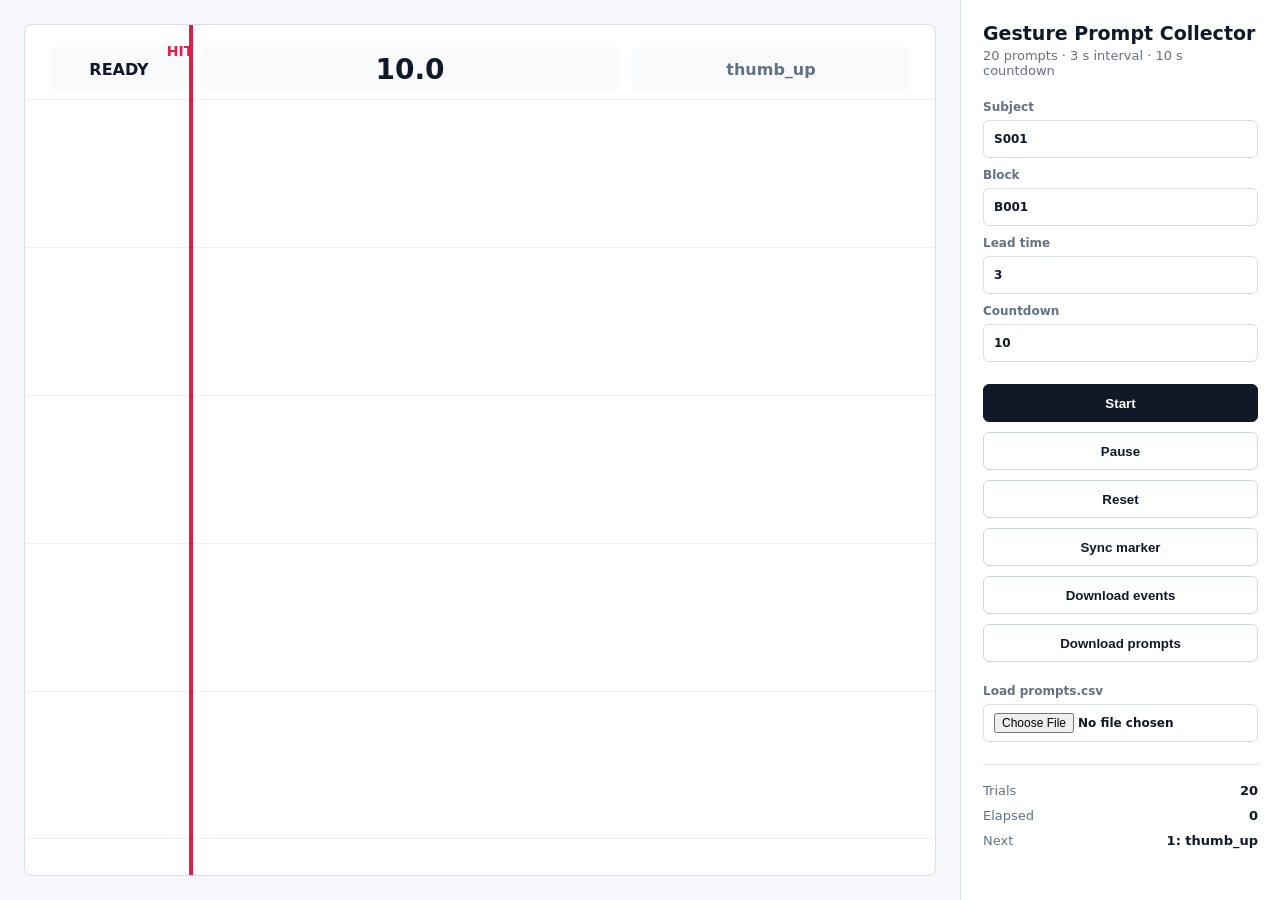
<file: gesture_prompt_app/index.html>
<!doctype html>
<html lang="en">
  <head>
    <meta charset="utf-8">
    <meta name="viewport" content="width=device-width, initial-scale=1">
    <title>Gesture Prompt Collector</title>
    <link rel="stylesheet" href="./styles.css">
  </head>
  <body>
    <main class="app">
      <section class="stage" aria-label="Gesture prompt timeline">
        <div class="hit-line" aria-hidden="true">
          <span>HIT</span>
        </div>
        <div class="lanes" id="lanes"></div>
        <div class="status-panel">
          <div class="phase" id="phaseLabel">READY</div>
          <div class="timer" id="timerLabel">10.0</div>
          <div class="current" id="currentGesture">Load prompts</div>
        </div>
      </section>

      <aside class="side">
        <div class="brand">
          <div class="title">Gesture Prompt Collector</div>
          <div class="subtitle">20 prompts · 3 s interval · 10 s countdown</div>
        </div>

        <div class="meta">
          <label>
            Subject
            <input id="subjectInput" value="S001" autocomplete="off">
          </label>
          <label>
            Block
            <input id="blockInput" value="B001" autocomplete="off">
          </label>
          <label>
            Lead time
            <input id="leadInput" type="number" min="1" step="0.5" value="3">
          </label>
          <label>
            Countdown
            <input id="countdownInput" type="number" min="0" step="1" value="10">
          </label>
        </div>

        <div class="controls">
          <button id="startButton" type="button">Start</button>
          <button id="pauseButton" type="button">Pause</button>
          <button id="resetButton" type="button">Reset</button>
          <button id="syncButton" type="button">Sync marker</button>
          <button id="downloadEventsButton" type="button">Download events</button>
          <button id="downloadPromptsButton" type="button">Download prompts</button>
        </div>

        <label class="file-picker">
          Load prompts.csv
          <input id="promptFile" type="file" accept=".csv,text/csv">
        </label>

        <div class="readout">
          <div><span>Trials</span><strong id="trialCount">0</strong></div>
          <div><span>Elapsed</span><strong id="elapsedReadout">0.000</strong></div>
          <div><span>Next</span><strong id="nextReadout">-</strong></div>
        </div>
      </aside>
    </main>

    <script type="module" src="./app.mjs"></script>
  </body>
</html>
</file>
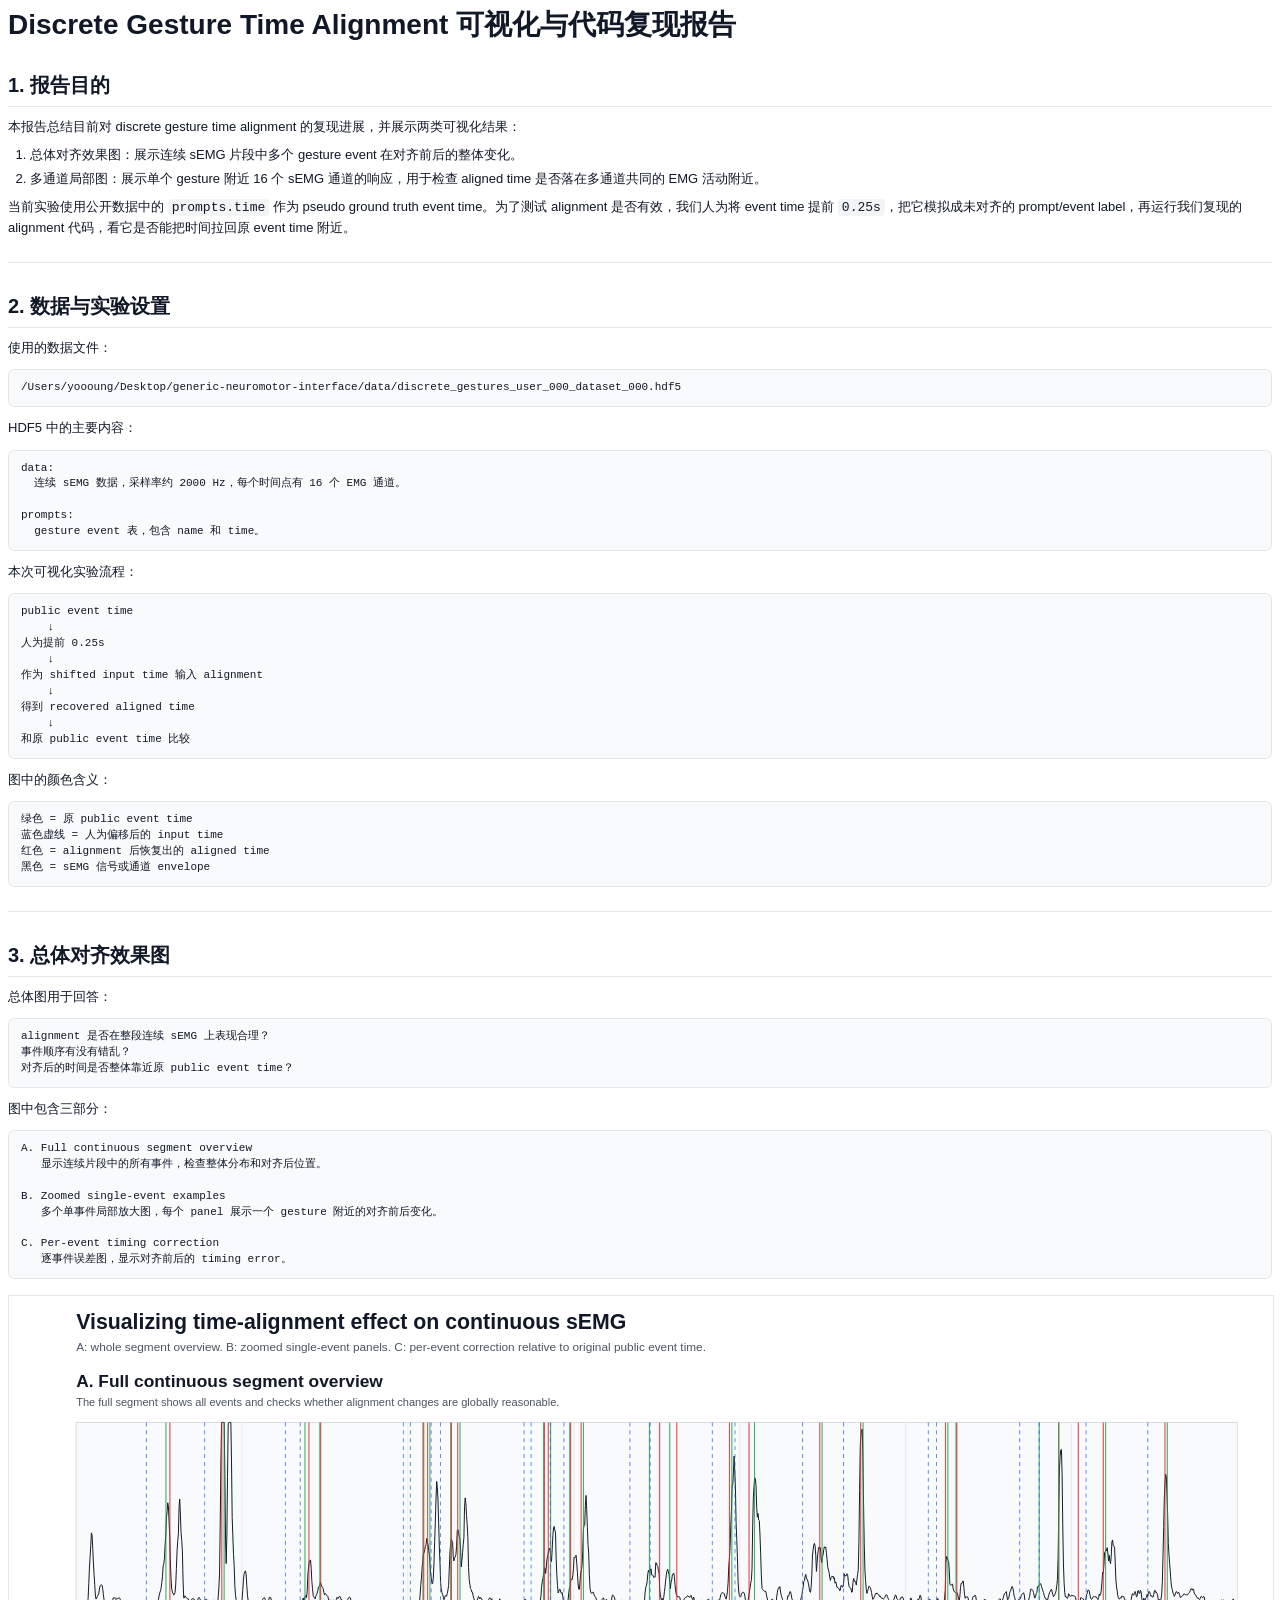
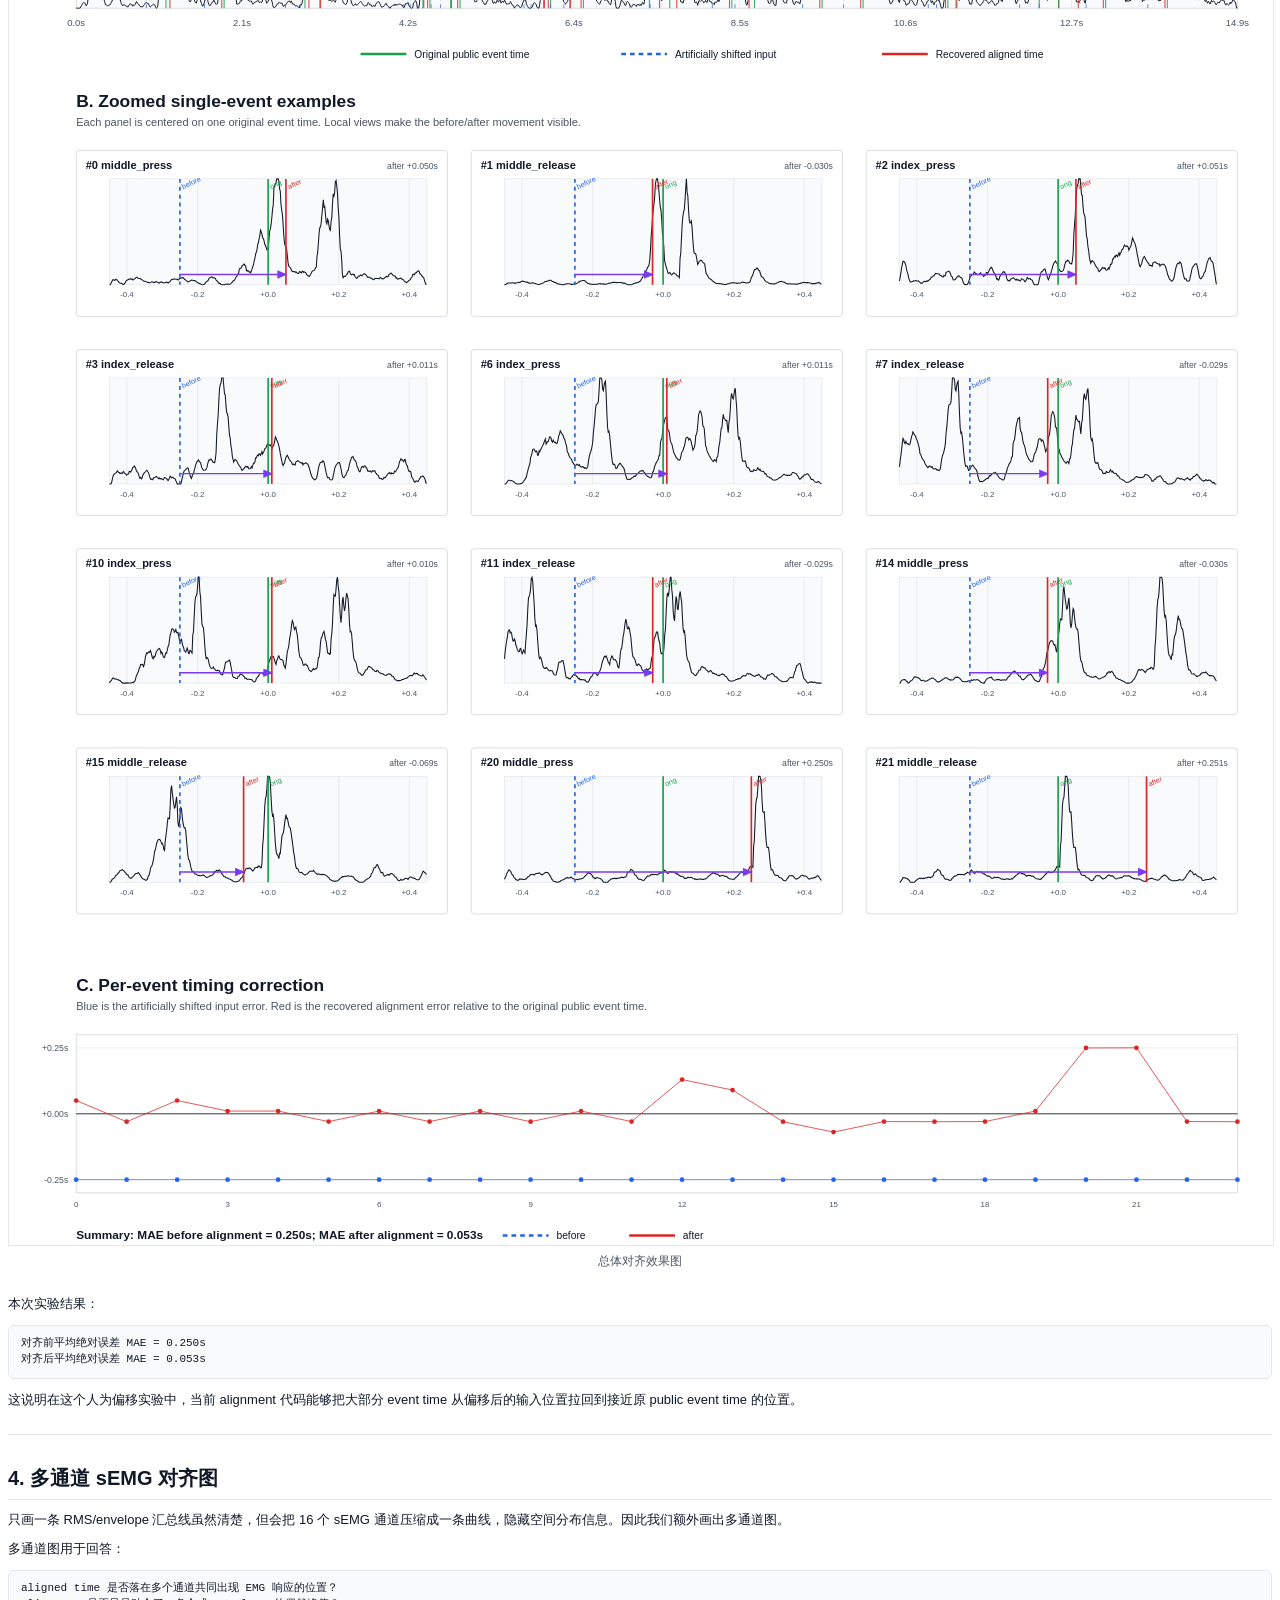
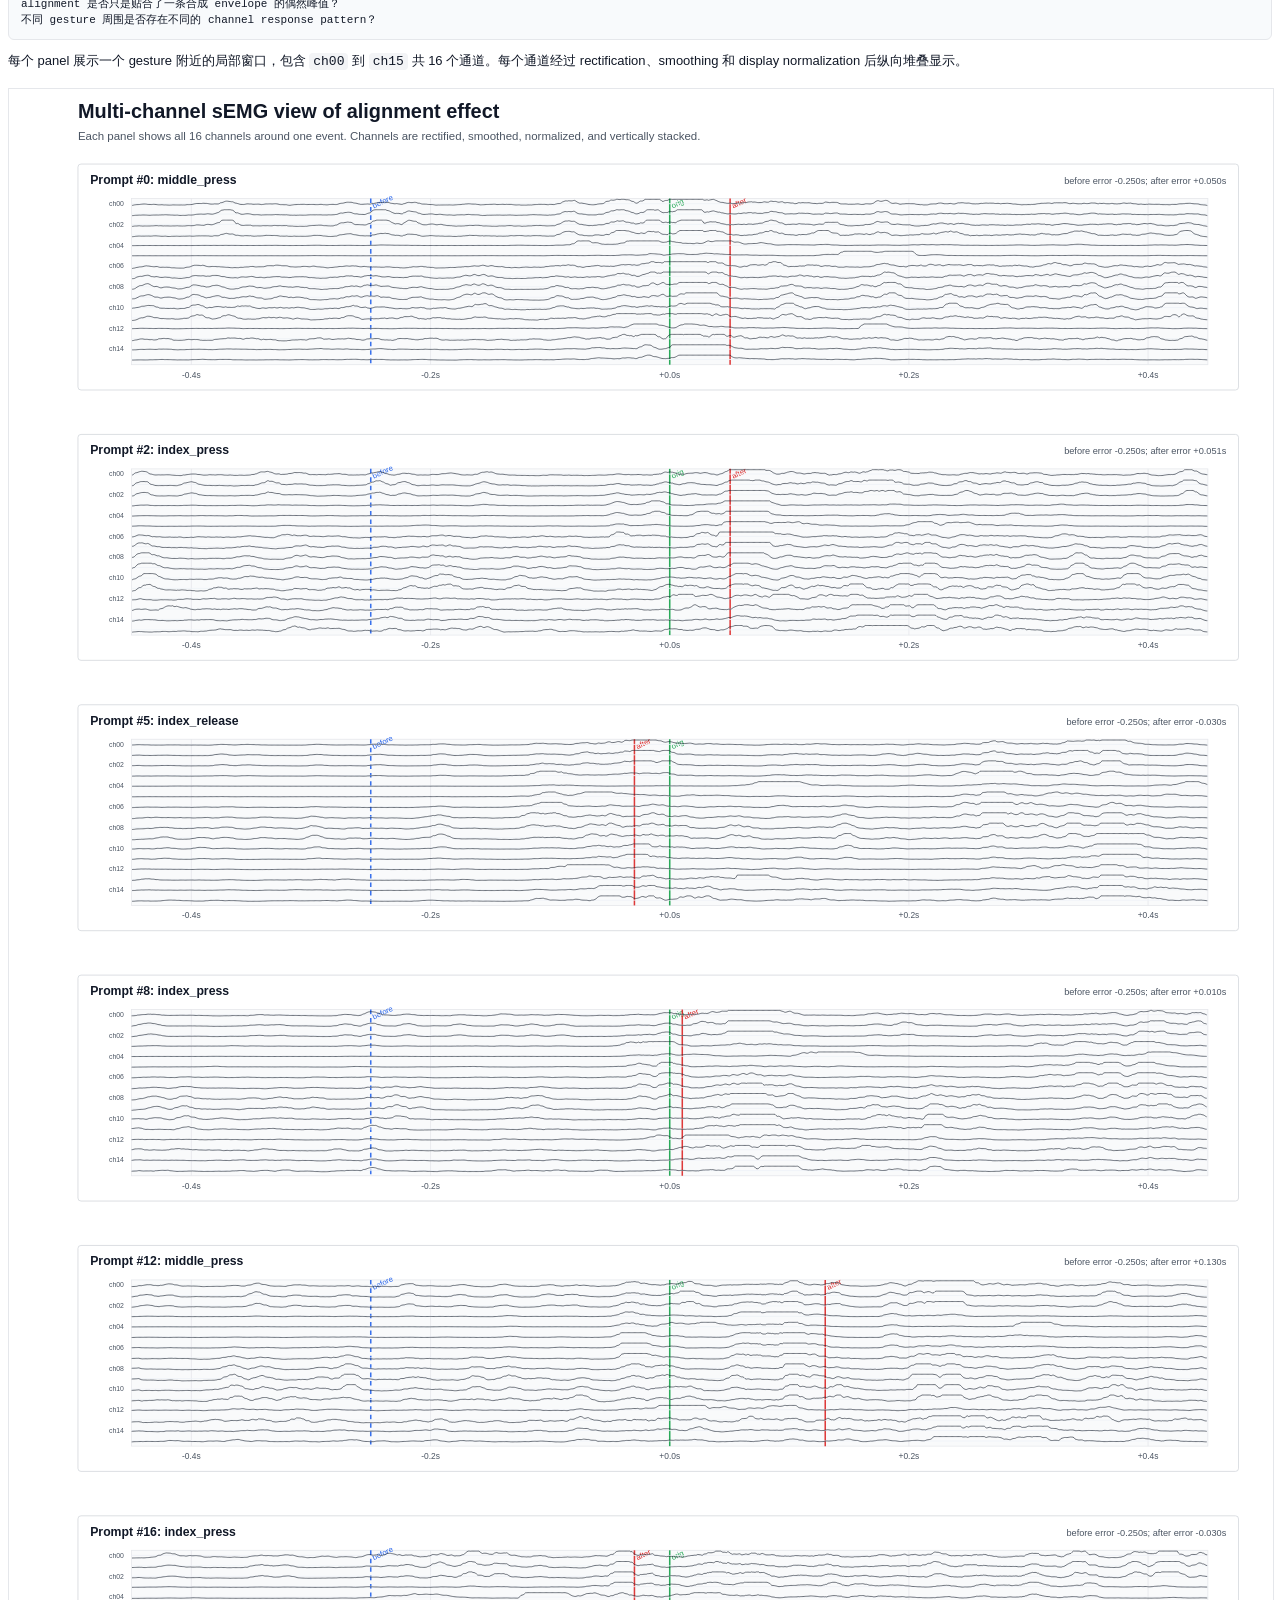
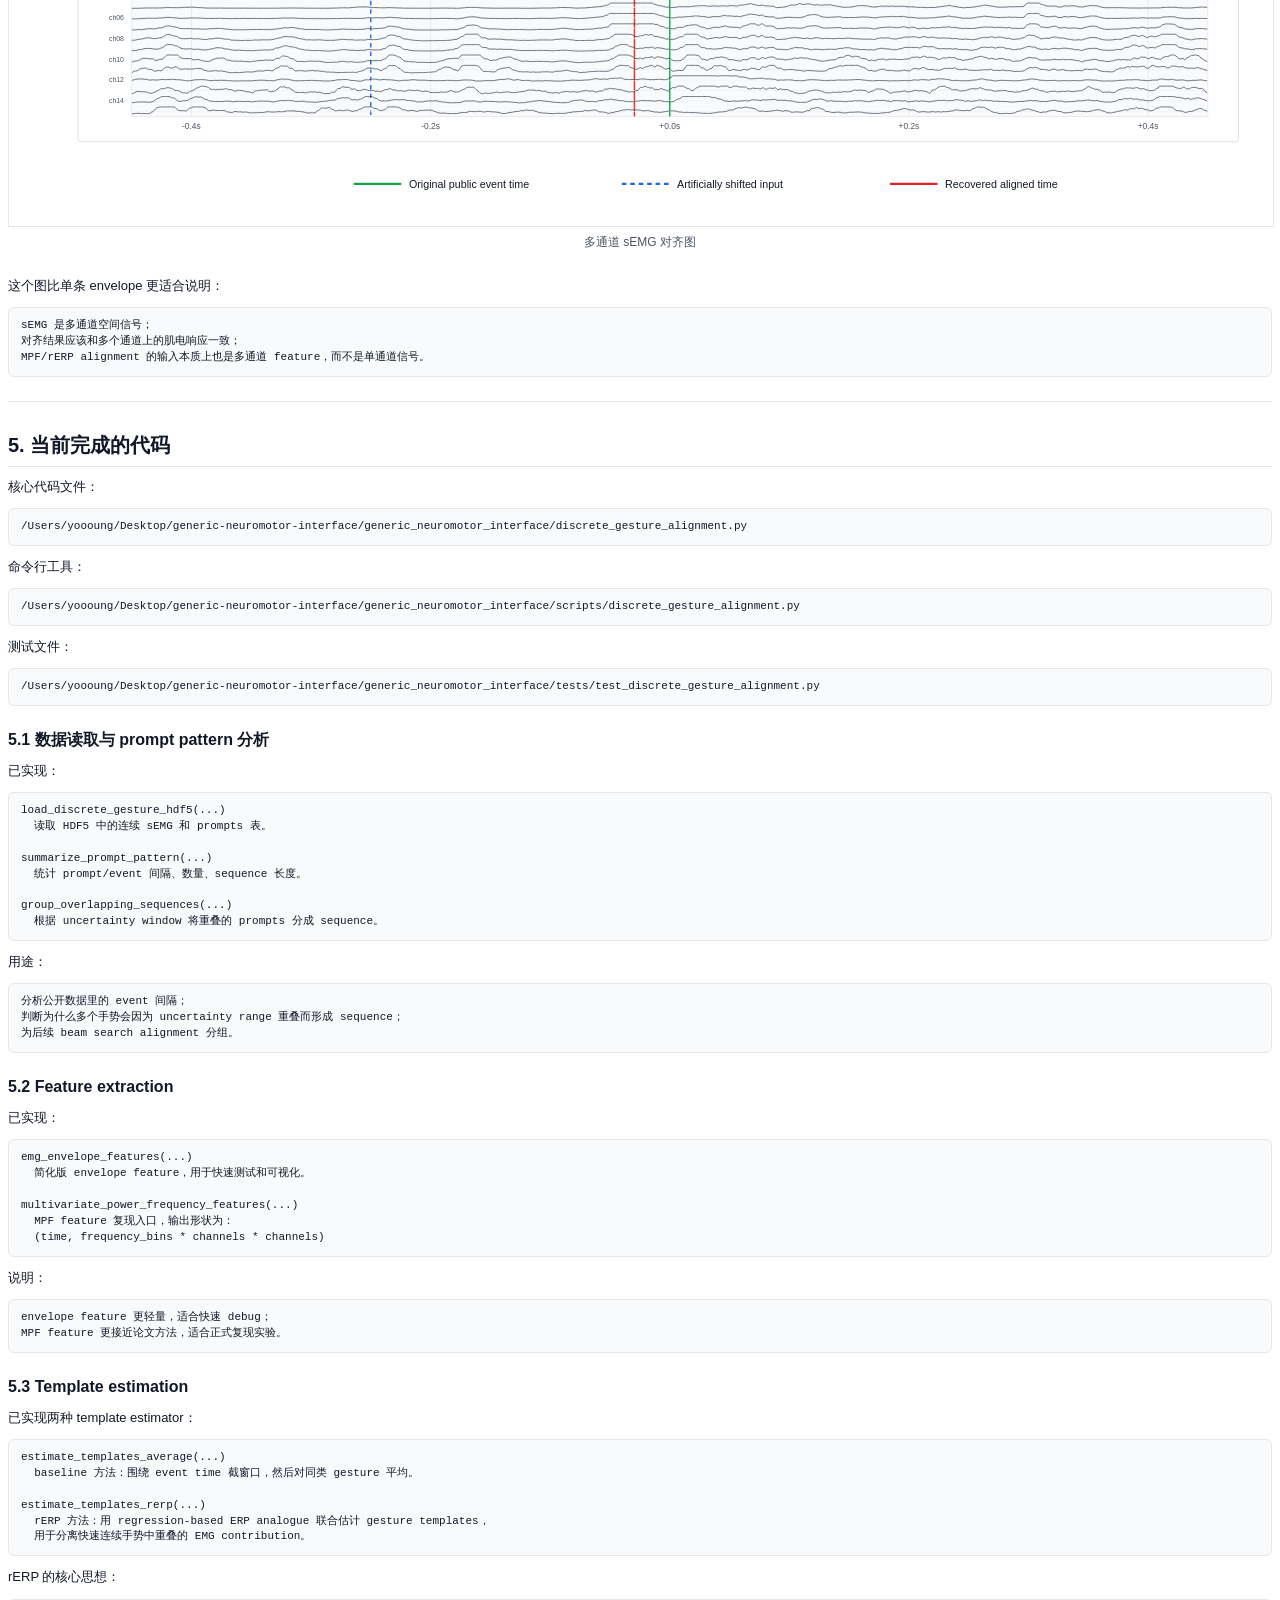
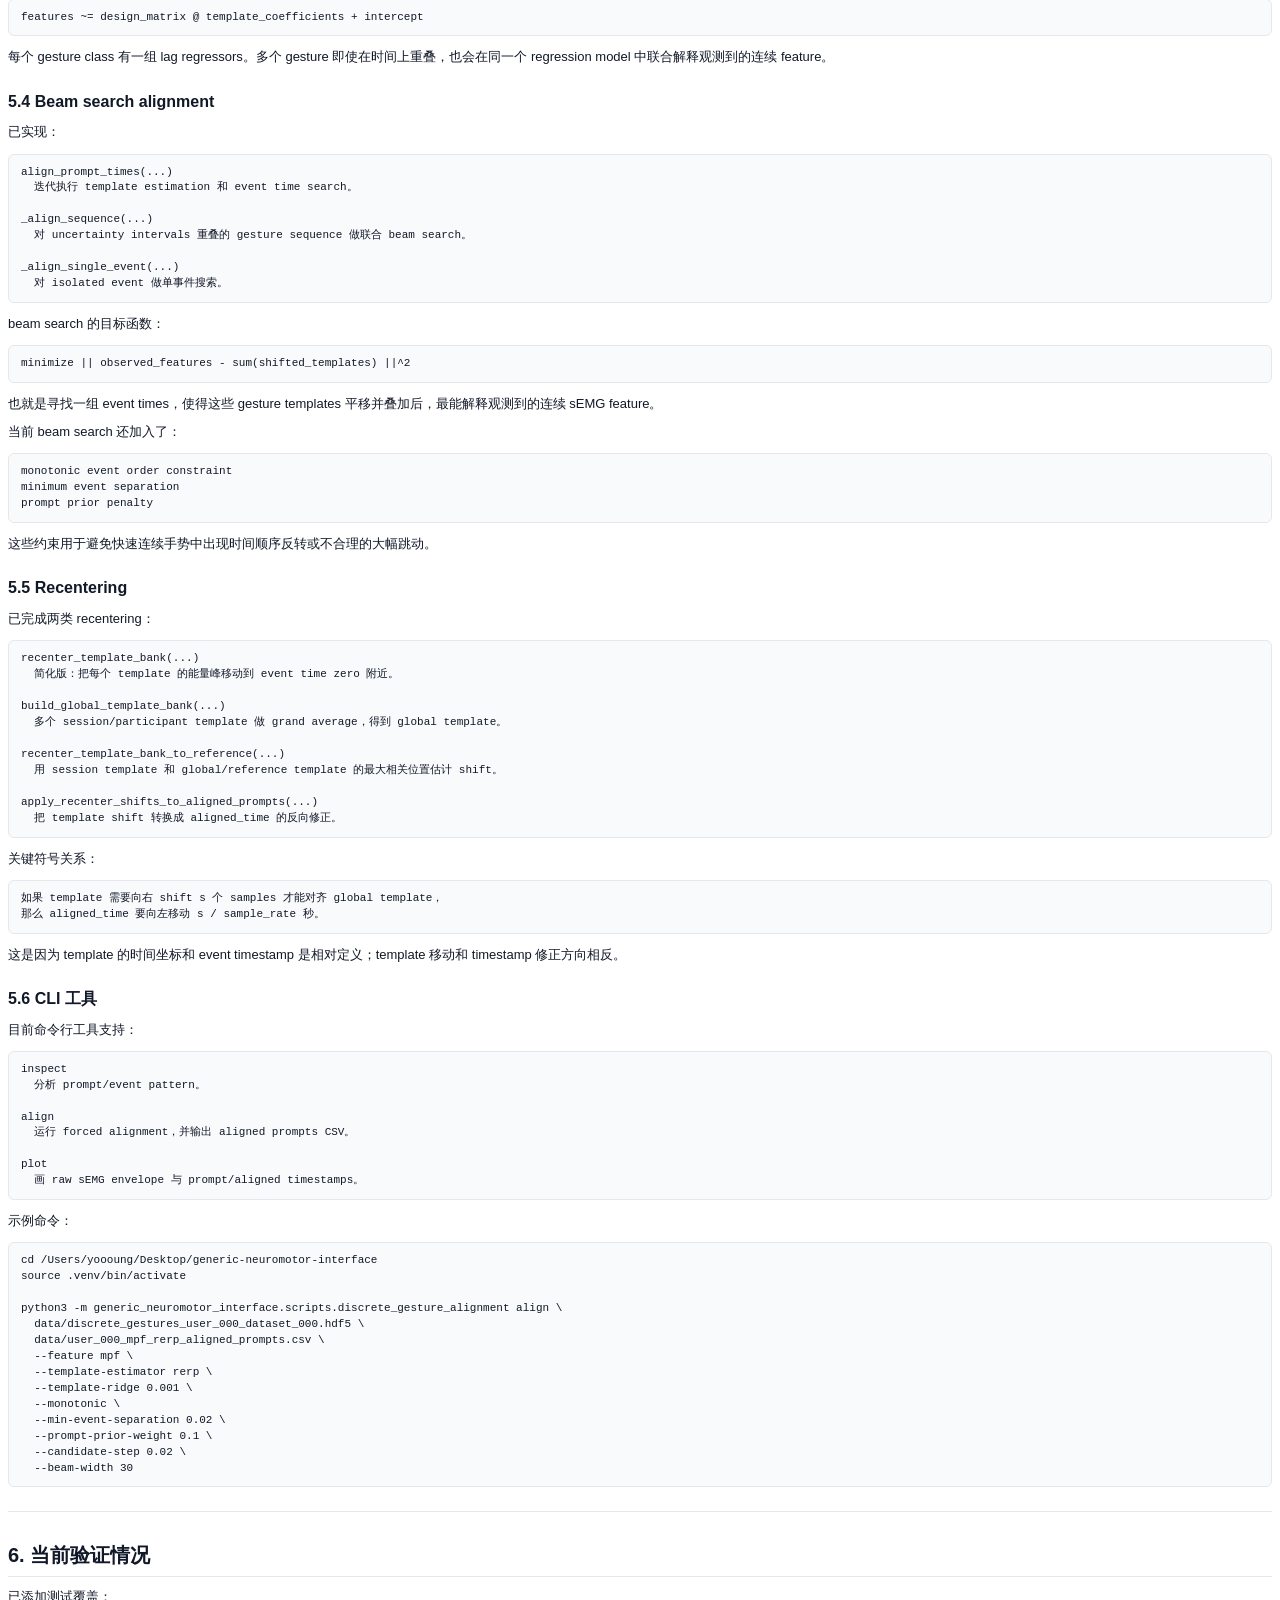
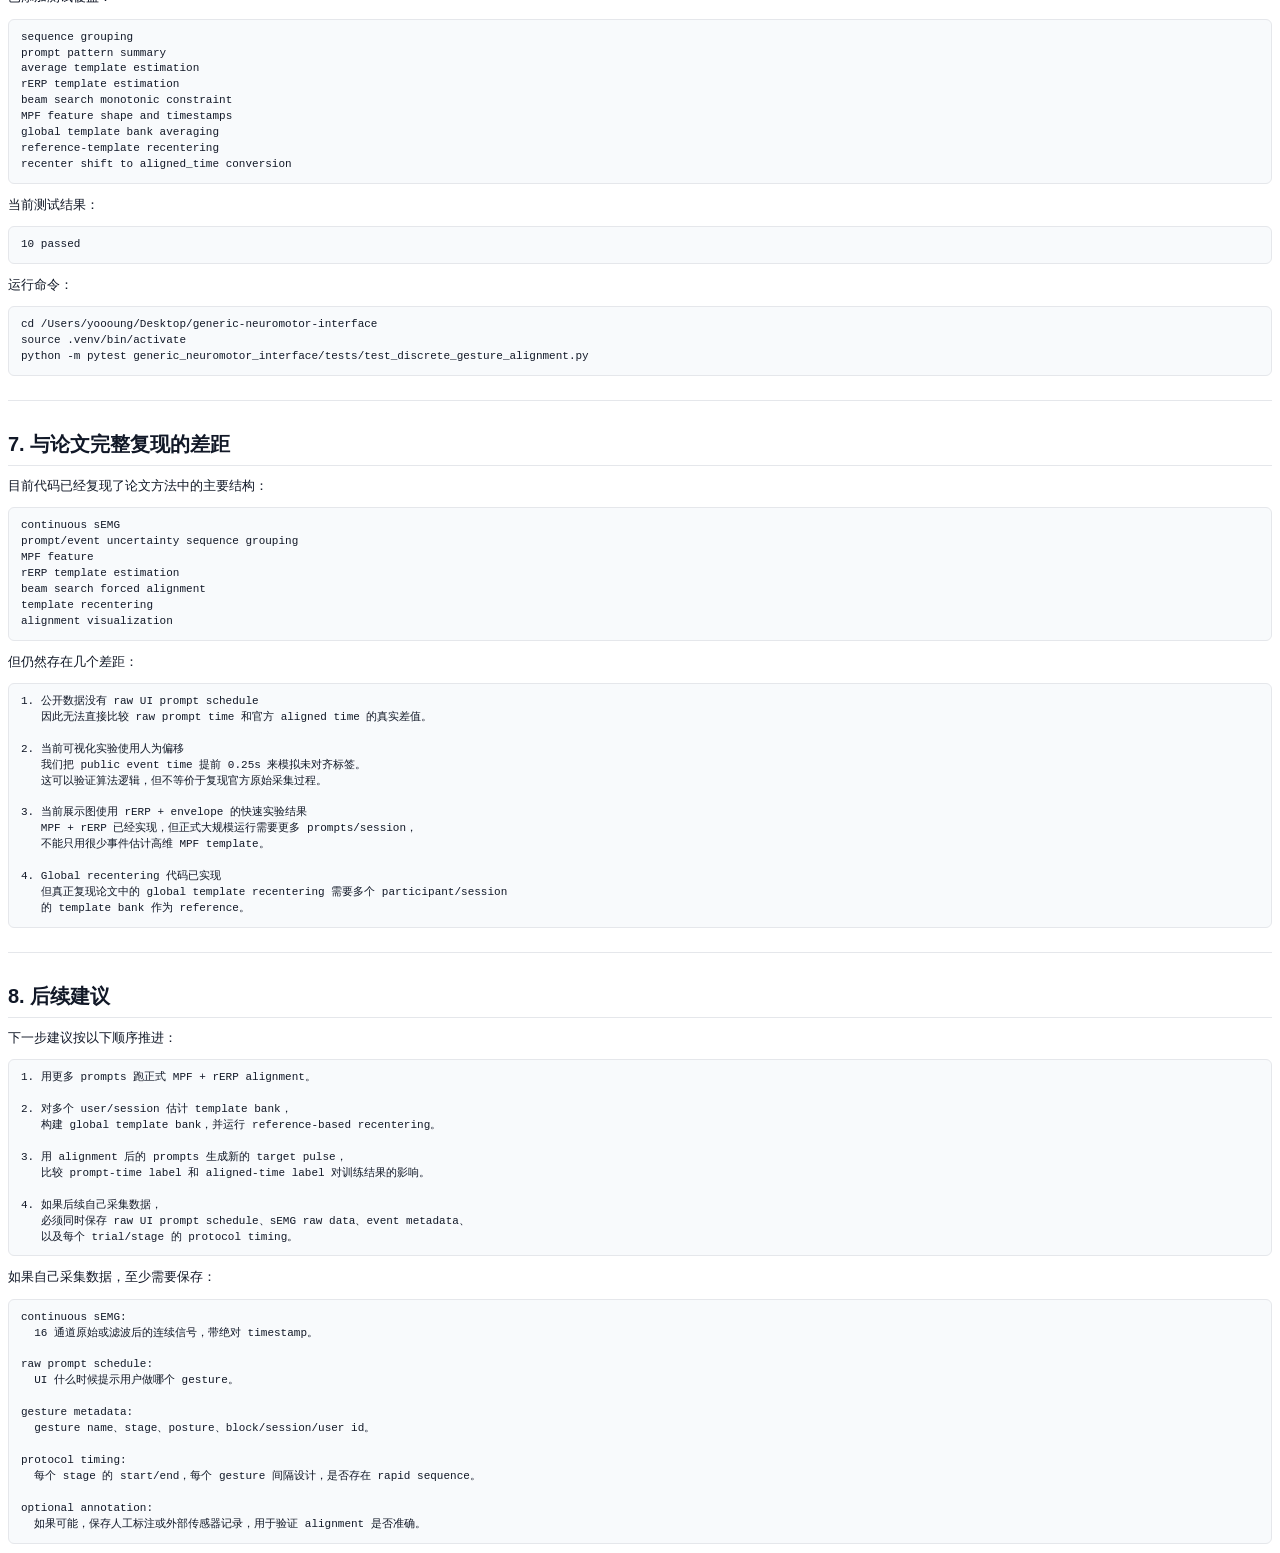
<file: generic_neuromotor_interface/reports/time_alignment_reproduction/alignment_visualization_report.html>
<!doctype html>
<html lang="zh-CN">
<head>
<meta charset="utf-8">
<title>Discrete Gesture Time Alignment 可视化与代码复现报告</title>
<style>
@page { size: A4; margin: 16mm 14mm; }
body {
  font-family: -apple-system, BlinkMacSystemFont, "PingFang SC", "Hiragino Sans GB", "Microsoft YaHei", Arial, sans-serif;
  color: #111827;
  line-height: 1.55;
  font-size: 13px;
}
h1 { font-size: 28px; margin: 0 0 20px; line-height: 1.2; }
h2 { font-size: 20px; margin: 28px 0 10px; border-bottom: 1px solid #e5e7eb; padding-bottom: 5px; }
h3 { font-size: 16px; margin: 22px 0 8px; }
p { margin: 8px 0; }
code { font-family: ui-monospace, SFMono-Regular, Menlo, Monaco, Consolas, monospace; background: #f3f4f6; padding: 1px 4px; border-radius: 4px; }
pre { background: #f8fafc; border: 1px solid #e5e7eb; padding: 10px 12px; border-radius: 6px; overflow-wrap: anywhere; white-space: pre-wrap; font-size: 11px; line-height: 1.45; }
pre code { background: transparent; padding: 0; }
ul, ol { margin: 8px 0 8px 22px; padding: 0; }
li { margin: 4px 0; }
hr { border: 0; border-top: 1px solid #e5e7eb; margin: 24px 0; }
figure { margin: 16px 0 24px; break-inside: avoid; page-break-inside: avoid; }
figcaption { color: #4b5563; font-size: 12px; text-align: center; margin-top: 6px; }
img { display: block; width: 100%; max-width: 100%; height: auto; border: 1px solid #e5e7eb; }
h2, h3 { break-after: avoid; }
</style>
</head>
<body>
<h1>Discrete Gesture Time Alignment 可视化与代码复现报告</h1>
<h2>1. 报告目的</h2>
<p>本报告总结目前对 discrete gesture time alignment 的复现进展，并展示两类可视化结果：</p>
<ol>
<li>总体对齐效果图：展示连续 sEMG 片段中多个 gesture event 在对齐前后的整体变化。</li>
<li>多通道局部图：展示单个 gesture 附近 16 个 sEMG 通道的响应，用于检查 aligned time 是否落在多通道共同的 EMG 活动附近。</li>
</ol>
<p>当前实验使用公开数据中的 <code>prompts.time</code> 作为 pseudo ground truth event time。为了测试 alignment 是否有效，我们人为将 event time 提前 <code>0.25s</code>，把它模拟成未对齐的 prompt/event label，再运行我们复现的 alignment 代码，看它是否能把时间拉回原 event time 附近。</p>
<hr>
<h2>2. 数据与实验设置</h2>
<p>使用的数据文件：</p>
<pre><code>/Users/yoooung/Desktop/generic-neuromotor-interface/data/discrete_gestures_user_000_dataset_000.hdf5</code></pre>
<p>HDF5 中的主要内容：</p>
<pre><code>data:
  连续 sEMG 数据，采样率约 2000 Hz，每个时间点有 16 个 EMG 通道。

prompts:
  gesture event 表，包含 name 和 time。</code></pre>
<p>本次可视化实验流程：</p>
<pre><code>public event time
    ↓
人为提前 0.25s
    ↓
作为 shifted input time 输入 alignment
    ↓
得到 recovered aligned time
    ↓
和原 public event time 比较</code></pre>
<p>图中的颜色含义：</p>
<pre><code>绿色 = 原 public event time
蓝色虚线 = 人为偏移后的 input time
红色 = alignment 后恢复出的 aligned time
黑色 = sEMG 信号或通道 envelope</code></pre>
<hr>
<h2>3. 总体对齐效果图</h2>
<p>总体图用于回答：</p>
<pre><code>alignment 是否在整段连续 sEMG 上表现合理？
事件顺序有没有错乱？
对齐后的时间是否整体靠近原 public event time？</code></pre>
<p>图中包含三部分：</p>
<pre><code>A. Full continuous segment overview
   显示连续片段中的所有事件，检查整体分布和对齐后位置。

B. Zoomed single-event examples
   多个单事件局部放大图，每个 panel 展示一个 gesture 附近的对齐前后变化。

C. Per-event timing correction
   逐事件误差图，显示对齐前后的 timing error。</code></pre>
<figure><img src="alignment_effect_composite_figure.svg" alt="总体对齐效果图"><figcaption>总体对齐效果图</figcaption></figure>
<p>本次实验结果：</p>
<pre><code>对齐前平均绝对误差 MAE = 0.250s
对齐后平均绝对误差 MAE = 0.053s</code></pre>
<p>这说明在这个人为偏移实验中，当前 alignment 代码能够把大部分 event time 从偏移后的输入位置拉回到接近原 public event time 的位置。</p>
<hr>
<h2>4. 多通道 sEMG 对齐图</h2>
<p>只画一条 RMS/envelope 汇总线虽然清楚，但会把 16 个 sEMG 通道压缩成一条曲线，隐藏空间分布信息。因此我们额外画出多通道图。</p>
<p>多通道图用于回答：</p>
<pre><code>aligned time 是否落在多个通道共同出现 EMG 响应的位置？
alignment 是否只是贴合了一条合成 envelope 的偶然峰值？
不同 gesture 周围是否存在不同的 channel response pattern？</code></pre>
<p>每个 panel 展示一个 gesture 附近的局部窗口，包含 <code>ch00</code> 到 <code>ch15</code> 共 16 个通道。每个通道经过 rectification、smoothing 和 display normalization 后纵向堆叠显示。</p>
<figure><img src="alignment_effect_multichannel_figure.svg" alt="多通道 sEMG 对齐图"><figcaption>多通道 sEMG 对齐图</figcaption></figure>
<p>这个图比单条 envelope 更适合说明：</p>
<pre><code>sEMG 是多通道空间信号；
对齐结果应该和多个通道上的肌电响应一致；
MPF/rERP alignment 的输入本质上也是多通道 feature，而不是单通道信号。</code></pre>
<hr>
<h2>5. 当前完成的代码</h2>
<p>核心代码文件：</p>
<pre><code>/Users/yoooung/Desktop/generic-neuromotor-interface/generic_neuromotor_interface/discrete_gesture_alignment.py</code></pre>
<p>命令行工具：</p>
<pre><code>/Users/yoooung/Desktop/generic-neuromotor-interface/generic_neuromotor_interface/scripts/discrete_gesture_alignment.py</code></pre>
<p>测试文件：</p>
<pre><code>/Users/yoooung/Desktop/generic-neuromotor-interface/generic_neuromotor_interface/tests/test_discrete_gesture_alignment.py</code></pre>
<h3>5.1 数据读取与 prompt pattern 分析</h3>
<p>已实现：</p>
<pre><code>load_discrete_gesture_hdf5(...)
  读取 HDF5 中的连续 sEMG 和 prompts 表。

summarize_prompt_pattern(...)
  统计 prompt/event 间隔、数量、sequence 长度。

group_overlapping_sequences(...)
  根据 uncertainty window 将重叠的 prompts 分成 sequence。</code></pre>
<p>用途：</p>
<pre><code>分析公开数据里的 event 间隔；
判断为什么多个手势会因为 uncertainty range 重叠而形成 sequence；
为后续 beam search alignment 分组。</code></pre>
<h3>5.2 Feature extraction</h3>
<p>已实现：</p>
<pre><code>emg_envelope_features(...)
  简化版 envelope feature，用于快速测试和可视化。

multivariate_power_frequency_features(...)
  MPF feature 复现入口，输出形状为：
  (time, frequency_bins * channels * channels)</code></pre>
<p>说明：</p>
<pre><code>envelope feature 更轻量，适合快速 debug；
MPF feature 更接近论文方法，适合正式复现实验。</code></pre>
<h3>5.3 Template estimation</h3>
<p>已实现两种 template estimator：</p>
<pre><code>estimate_templates_average(...)
  baseline 方法：围绕 event time 截窗口，然后对同类 gesture 平均。

estimate_templates_rerp(...)
  rERP 方法：用 regression-based ERP analogue 联合估计 gesture templates，
  用于分离快速连续手势中重叠的 EMG contribution。</code></pre>
<p>rERP 的核心思想：</p>
<pre><code>features ~= design_matrix @ template_coefficients + intercept</code></pre>
<p>每个 gesture class 有一组 lag regressors。多个 gesture 即使在时间上重叠，也会在同一个 regression model 中联合解释观测到的连续 feature。</p>
<h3>5.4 Beam search alignment</h3>
<p>已实现：</p>
<pre><code>align_prompt_times(...)
  迭代执行 template estimation 和 event time search。

_align_sequence(...)
  对 uncertainty intervals 重叠的 gesture sequence 做联合 beam search。

_align_single_event(...)
  对 isolated event 做单事件搜索。</code></pre>
<p>beam search 的目标函数：</p>
<pre><code>minimize || observed_features - sum(shifted_templates) ||^2</code></pre>
<p>也就是寻找一组 event times，使得这些 gesture templates 平移并叠加后，最能解释观测到的连续 sEMG feature。</p>
<p>当前 beam search 还加入了：</p>
<pre><code>monotonic event order constraint
minimum event separation
prompt prior penalty</code></pre>
<p>这些约束用于避免快速连续手势中出现时间顺序反转或不合理的大幅跳动。</p>
<h3>5.5 Recentering</h3>
<p>已完成两类 recentering：</p>
<pre><code>recenter_template_bank(...)
  简化版：把每个 template 的能量峰移动到 event time zero 附近。

build_global_template_bank(...)
  多个 session/participant template 做 grand average，得到 global template。

recenter_template_bank_to_reference(...)
  用 session template 和 global/reference template 的最大相关位置估计 shift。

apply_recenter_shifts_to_aligned_prompts(...)
  把 template shift 转换成 aligned_time 的反向修正。</code></pre>
<p>关键符号关系：</p>
<pre><code>如果 template 需要向右 shift s 个 samples 才能对齐 global template，
那么 aligned_time 要向左移动 s / sample_rate 秒。</code></pre>
<p>这是因为 template 的时间坐标和 event timestamp 是相对定义；template 移动和 timestamp 修正方向相反。</p>
<h3>5.6 CLI 工具</h3>
<p>目前命令行工具支持：</p>
<pre><code>inspect
  分析 prompt/event pattern。

align
  运行 forced alignment，并输出 aligned prompts CSV。

plot
  画 raw sEMG envelope 与 prompt/aligned timestamps。</code></pre>
<p>示例命令：</p>
<pre><code>cd /Users/yoooung/Desktop/generic-neuromotor-interface
source .venv/bin/activate

python3 -m generic_neuromotor_interface.scripts.discrete_gesture_alignment align \
  data/discrete_gestures_user_000_dataset_000.hdf5 \
  data/user_000_mpf_rerp_aligned_prompts.csv \
  --feature mpf \
  --template-estimator rerp \
  --template-ridge 0.001 \
  --monotonic \
  --min-event-separation 0.02 \
  --prompt-prior-weight 0.1 \
  --candidate-step 0.02 \
  --beam-width 30</code></pre>
<hr>
<h2>6. 当前验证情况</h2>
<p>已添加测试覆盖：</p>
<pre><code>sequence grouping
prompt pattern summary
average template estimation
rERP template estimation
beam search monotonic constraint
MPF feature shape and timestamps
global template bank averaging
reference-template recentering
recenter shift to aligned_time conversion</code></pre>
<p>当前测试结果：</p>
<pre><code>10 passed</code></pre>
<p>运行命令：</p>
<pre><code>cd /Users/yoooung/Desktop/generic-neuromotor-interface
source .venv/bin/activate
python -m pytest generic_neuromotor_interface/tests/test_discrete_gesture_alignment.py</code></pre>
<hr>
<h2>7. 与论文完整复现的差距</h2>
<p>目前代码已经复现了论文方法中的主要结构：</p>
<pre><code>continuous sEMG
prompt/event uncertainty sequence grouping
MPF feature
rERP template estimation
beam search forced alignment
template recentering
alignment visualization</code></pre>
<p>但仍然存在几个差距：</p>
<pre><code>1. 公开数据没有 raw UI prompt schedule
   因此无法直接比较 raw prompt time 和官方 aligned time 的真实差值。

2. 当前可视化实验使用人为偏移
   我们把 public event time 提前 0.25s 来模拟未对齐标签。
   这可以验证算法逻辑，但不等价于复现官方原始采集过程。

3. 当前展示图使用 rERP + envelope 的快速实验结果
   MPF + rERP 已经实现，但正式大规模运行需要更多 prompts/session，
   不能只用很少事件估计高维 MPF template。

4. Global recentering 代码已实现
   但真正复现论文中的 global template recentering 需要多个 participant/session
   的 template bank 作为 reference。</code></pre>
<hr>
<h2>8. 后续建议</h2>
<p>下一步建议按以下顺序推进：</p>
<pre><code>1. 用更多 prompts 跑正式 MPF + rERP alignment。

2. 对多个 user/session 估计 template bank，
   构建 global template bank，并运行 reference-based recentering。

3. 用 alignment 后的 prompts 生成新的 target pulse，
   比较 prompt-time label 和 aligned-time label 对训练结果的影响。

4. 如果后续自己采集数据，
   必须同时保存 raw UI prompt schedule、sEMG raw data、event metadata、
   以及每个 trial/stage 的 protocol timing。</code></pre>
<p>如果自己采集数据，至少需要保存：</p>
<pre><code>continuous sEMG:
  16 通道原始或滤波后的连续信号，带绝对 timestamp。

raw prompt schedule:
  UI 什么时候提示用户做哪个 gesture。

gesture metadata:
  gesture name、stage、posture、block/session/user id。

protocol timing:
  每个 stage 的 start/end，每个 gesture 间隔设计，是否存在 rapid sequence。

optional annotation:
  如果可能，保存人工标注或外部传感器记录，用于验证 alignment 是否准确。</code></pre>
</body>
</html>
</file>
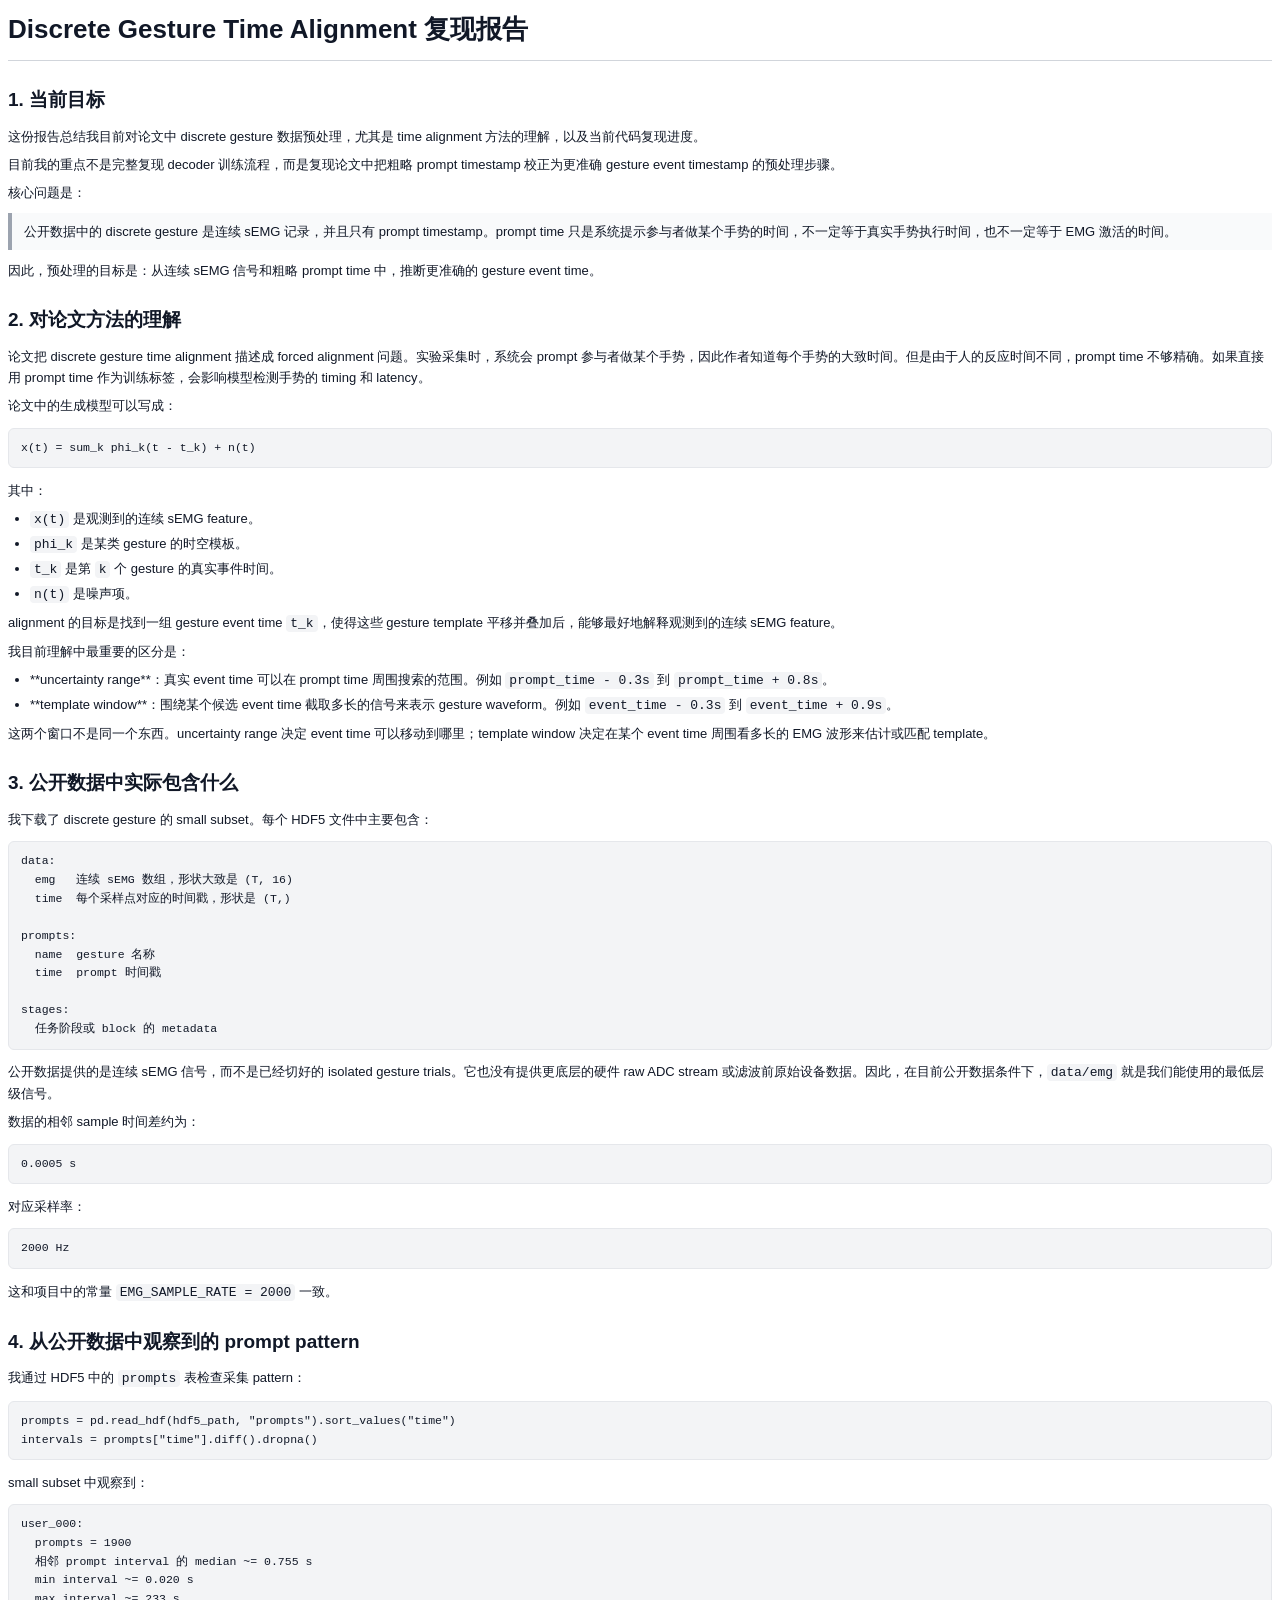
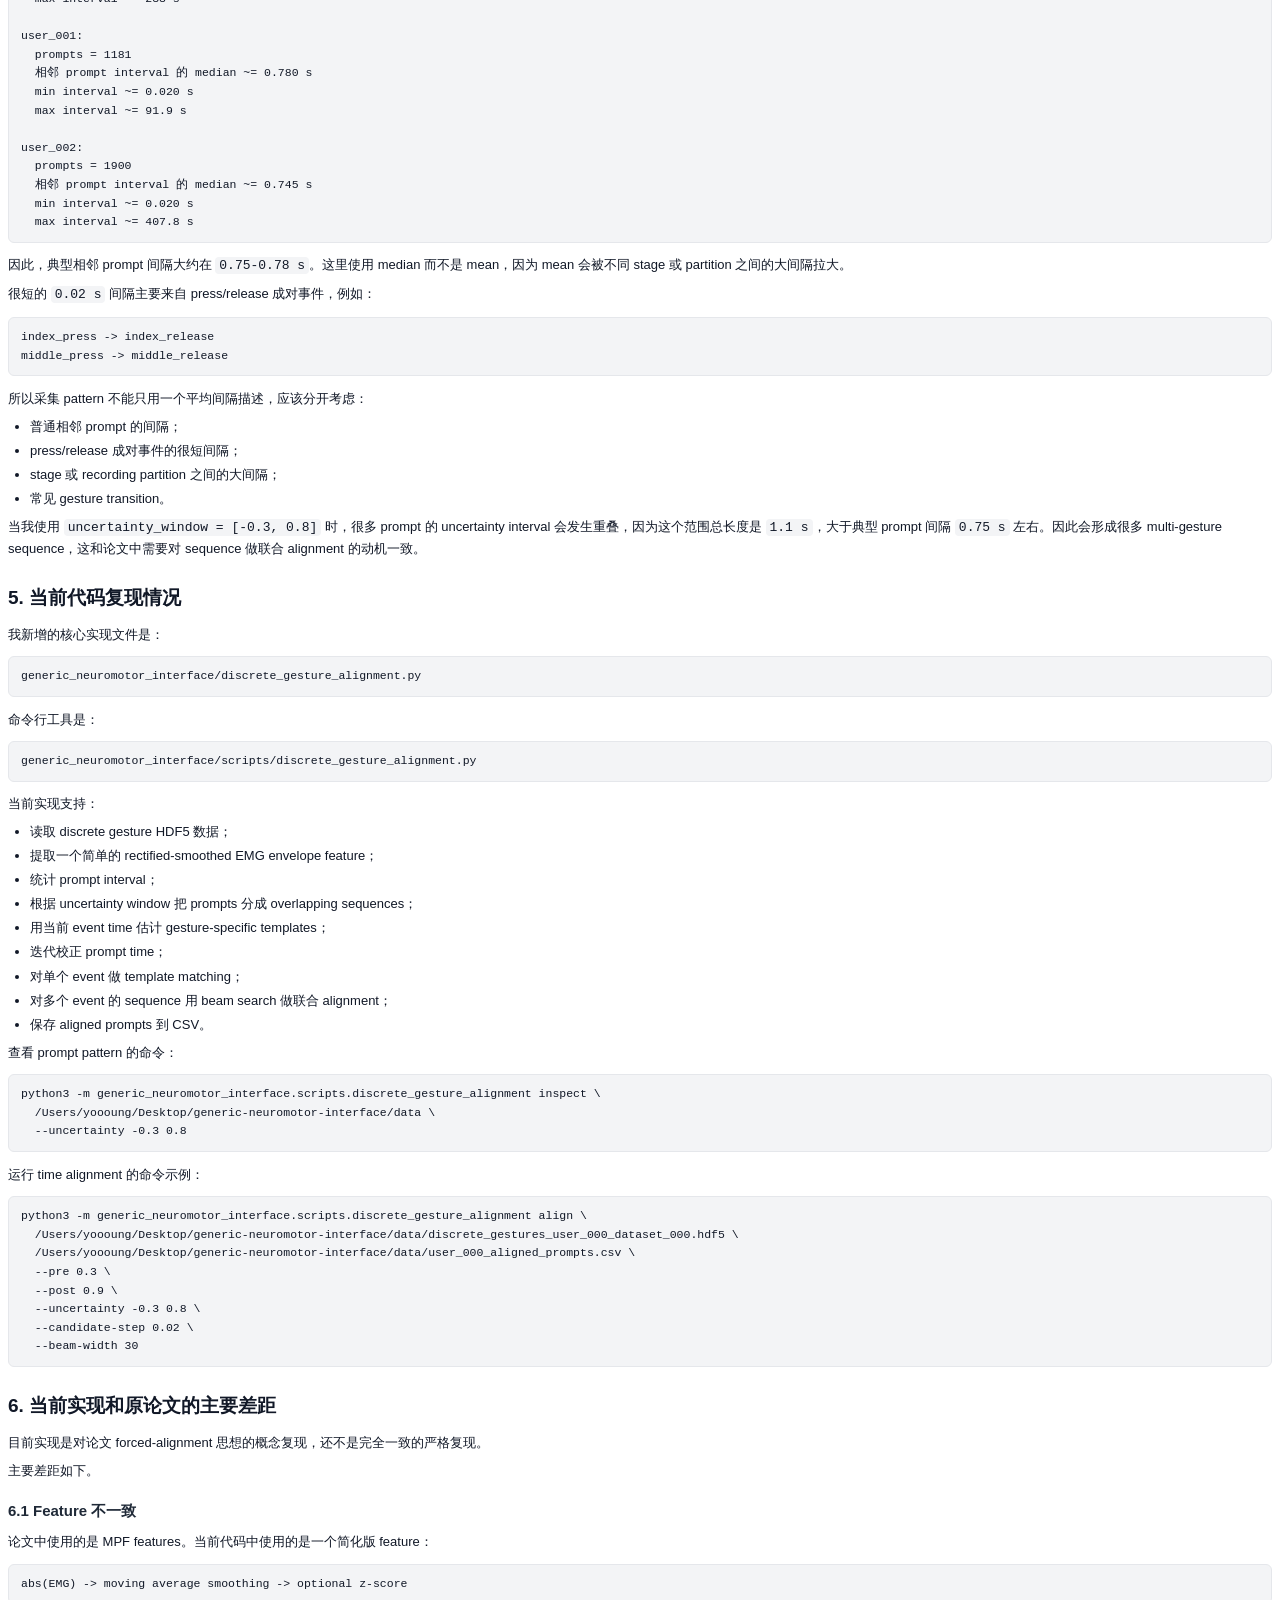
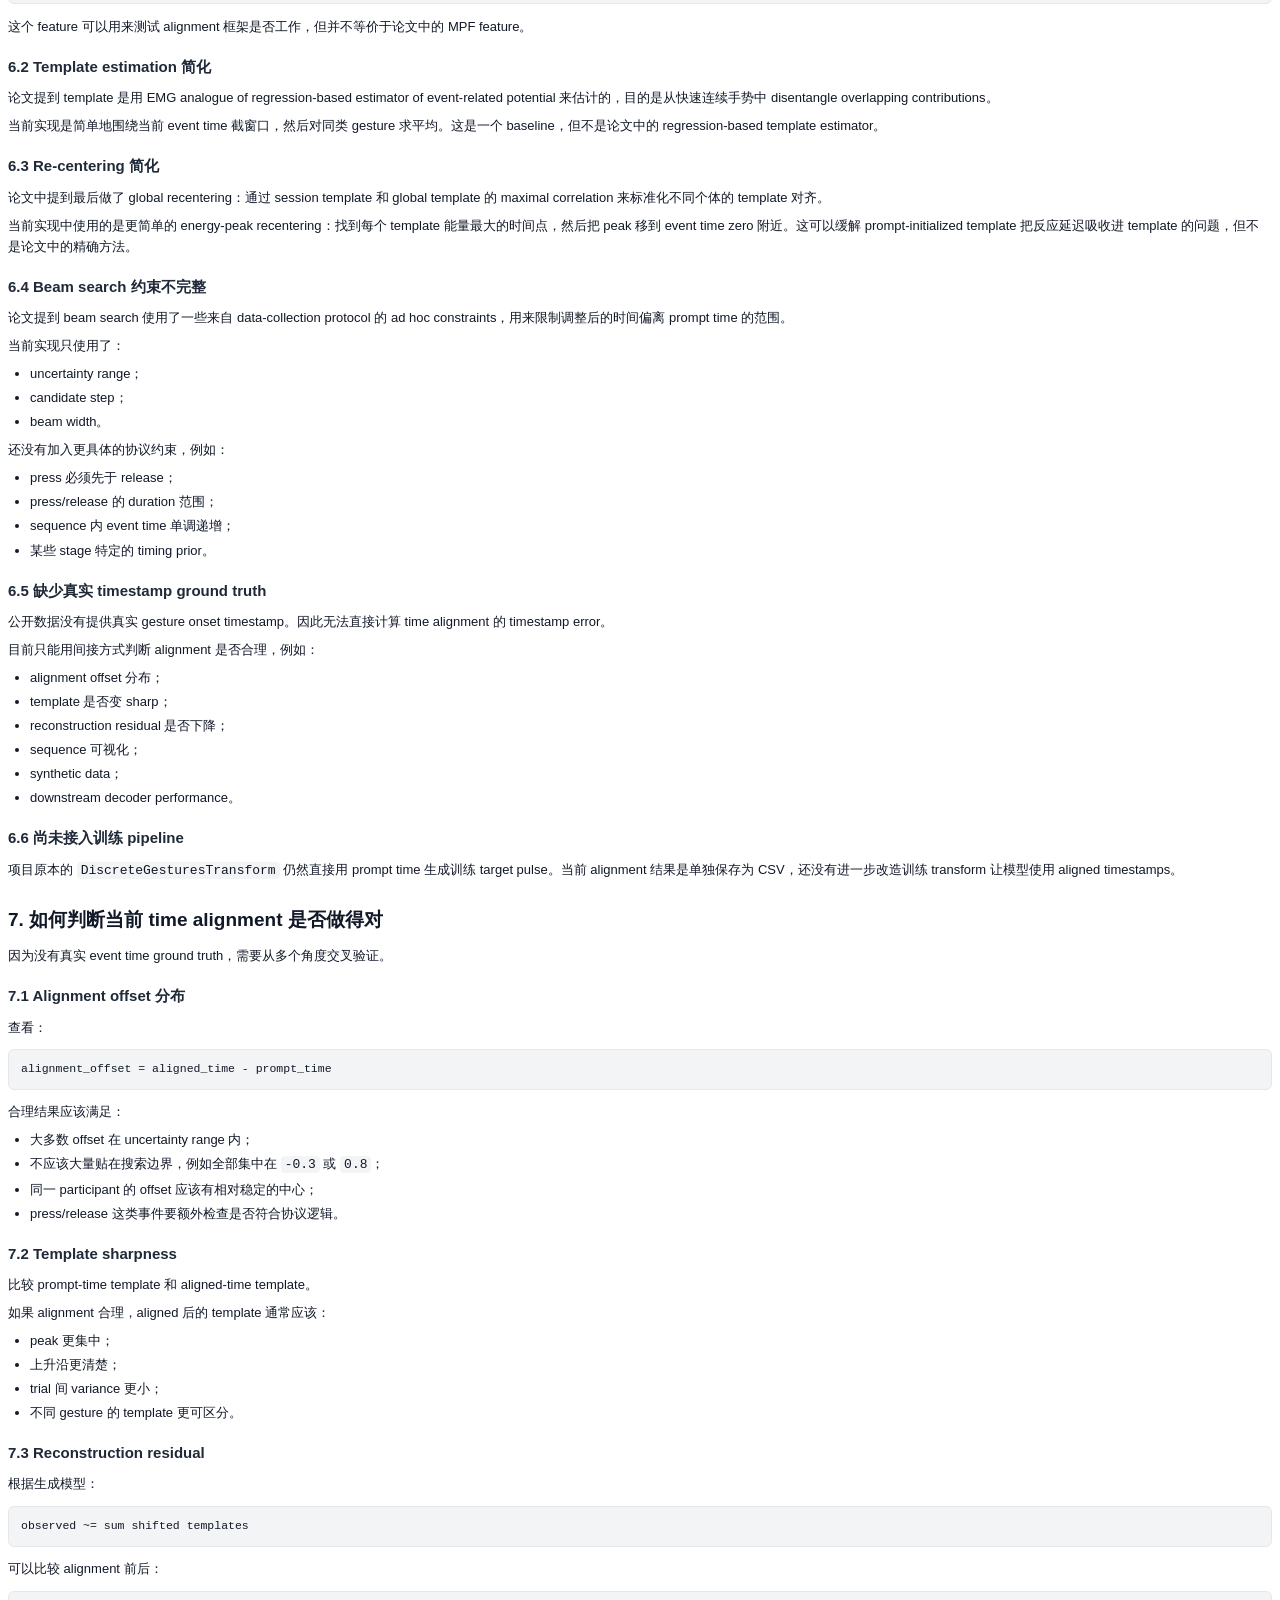
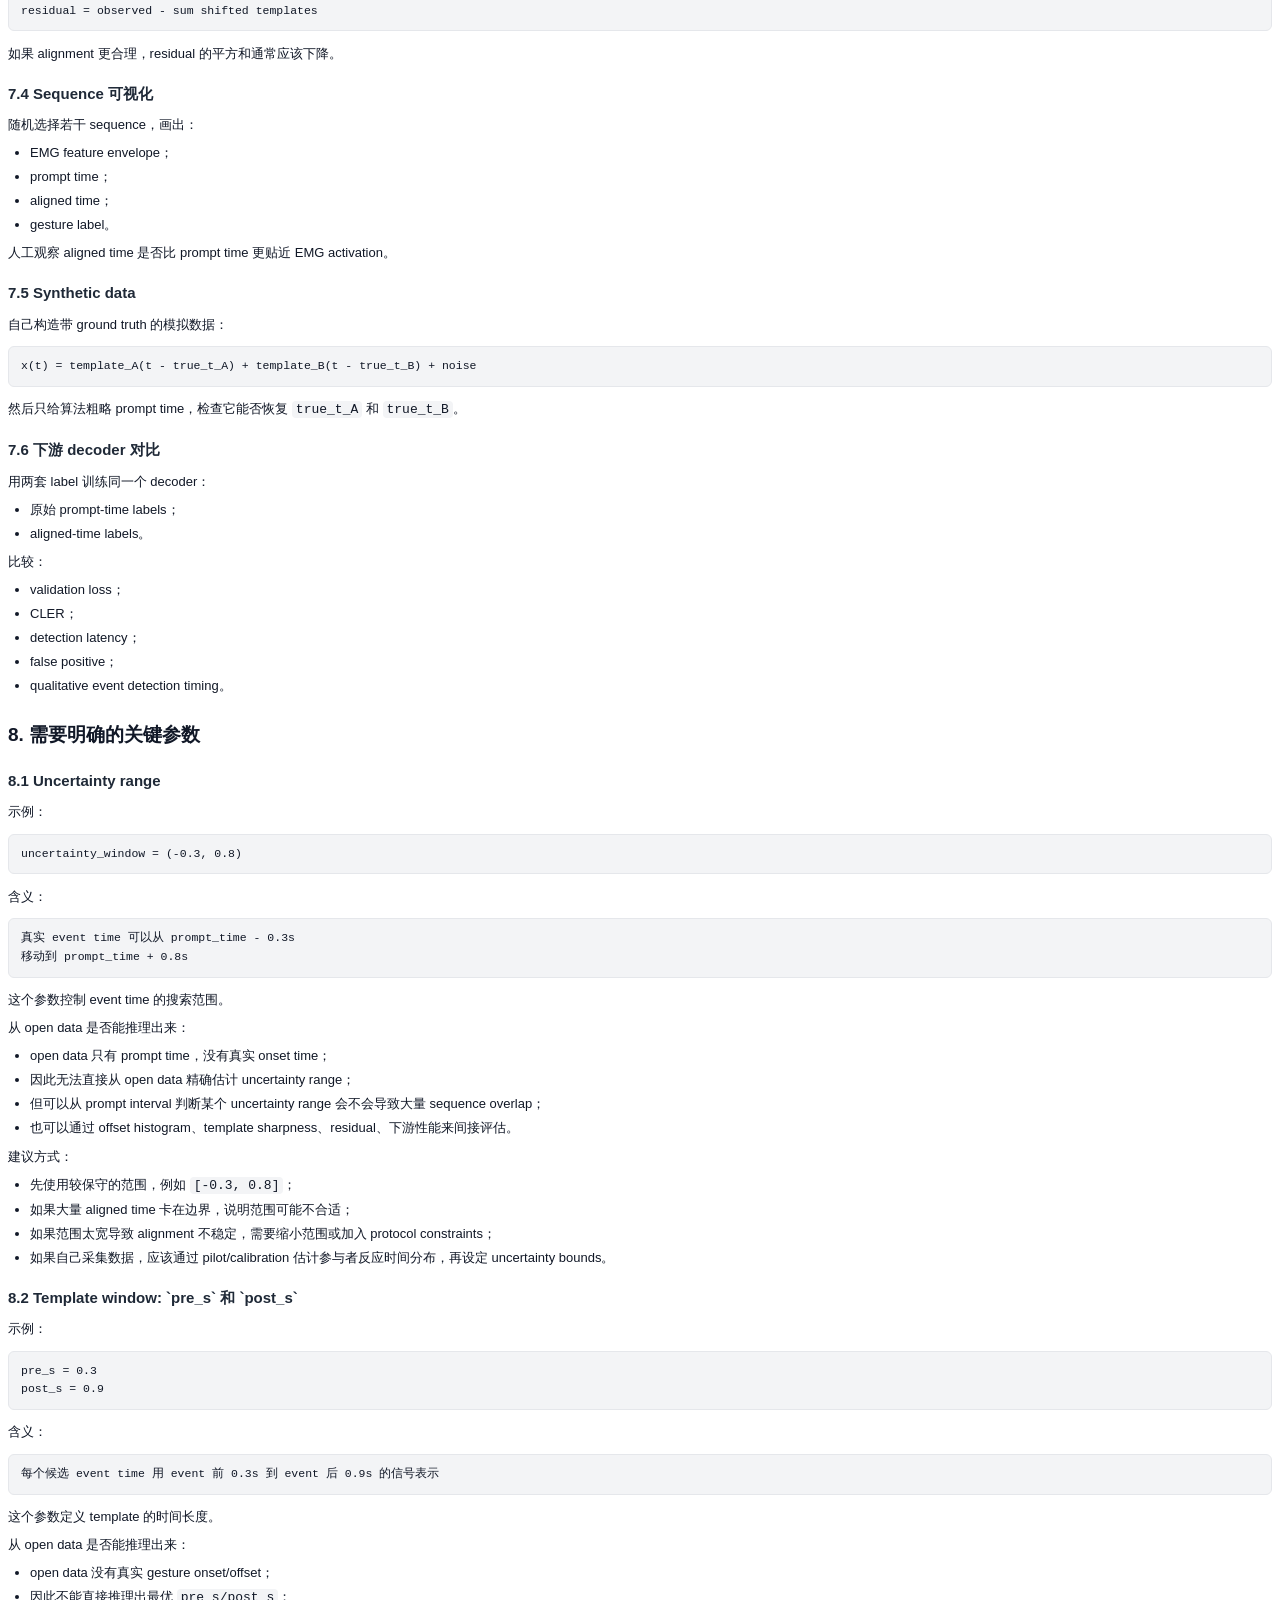
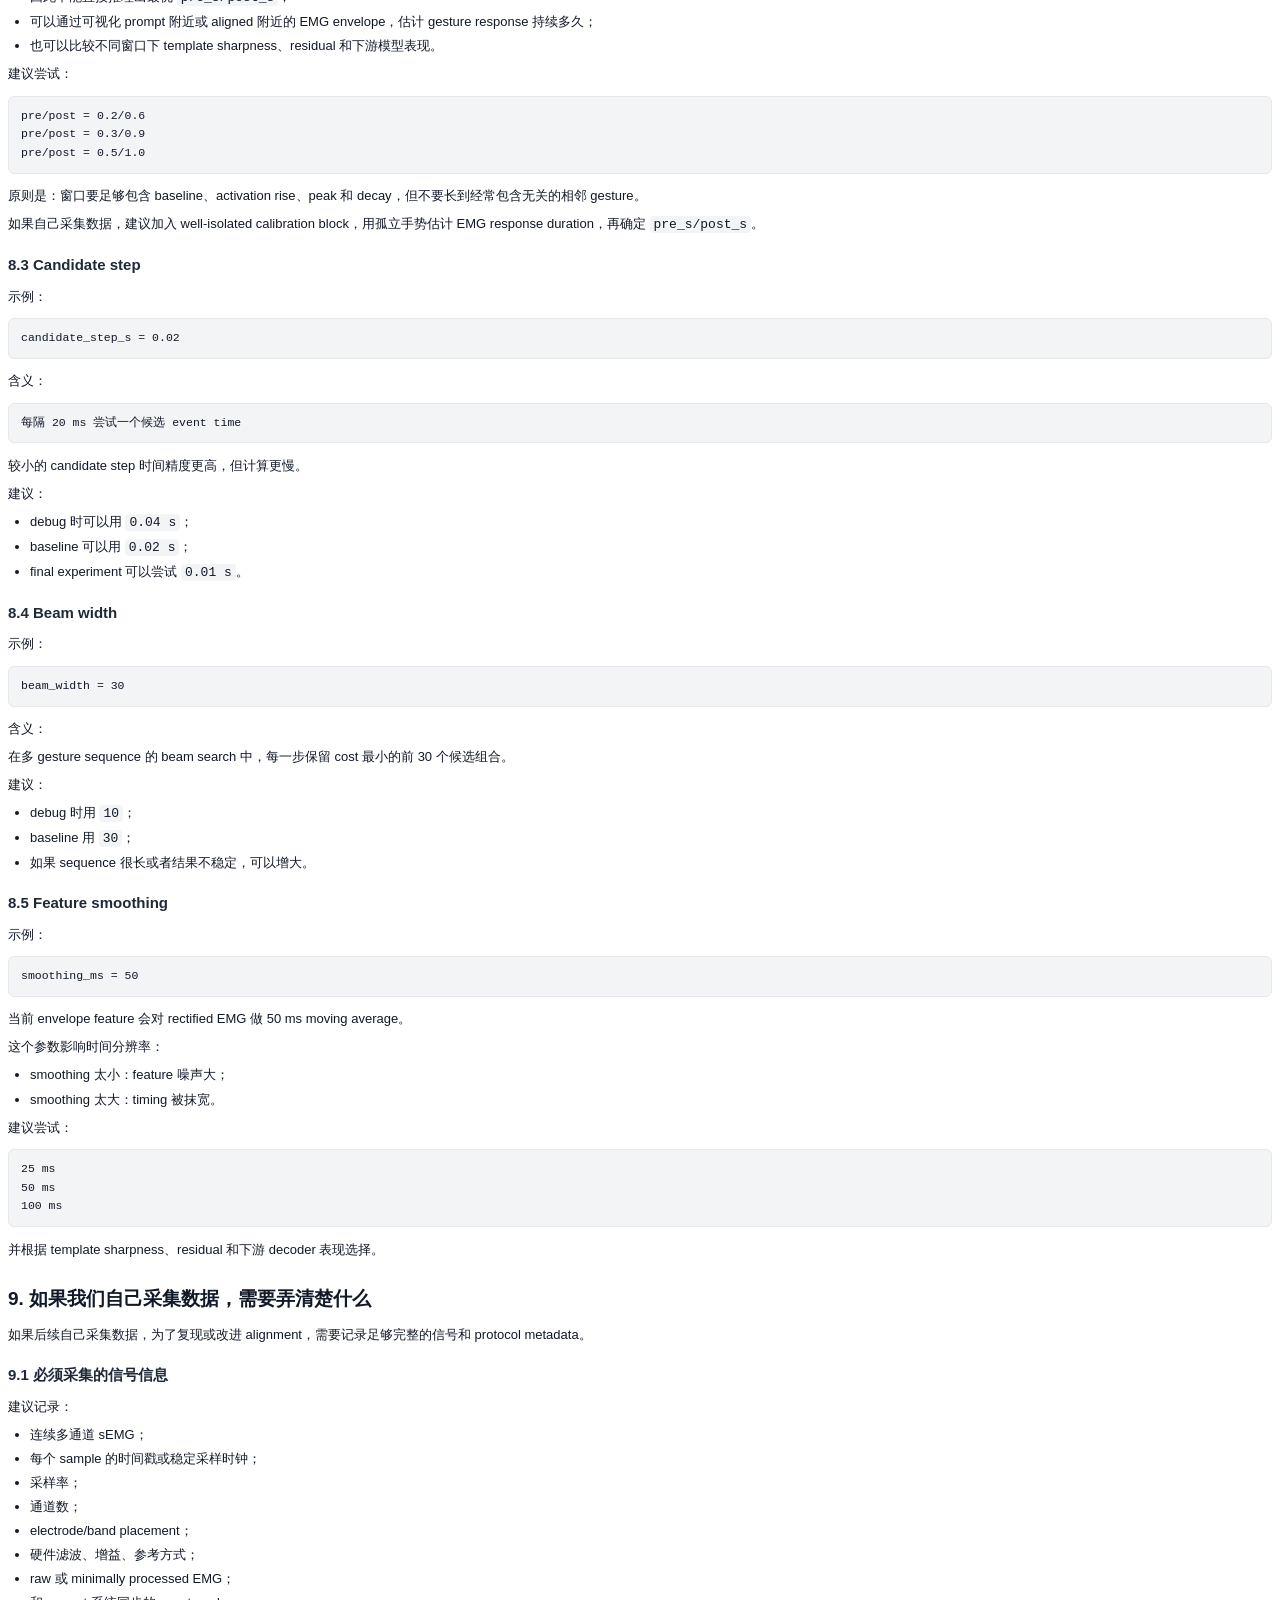
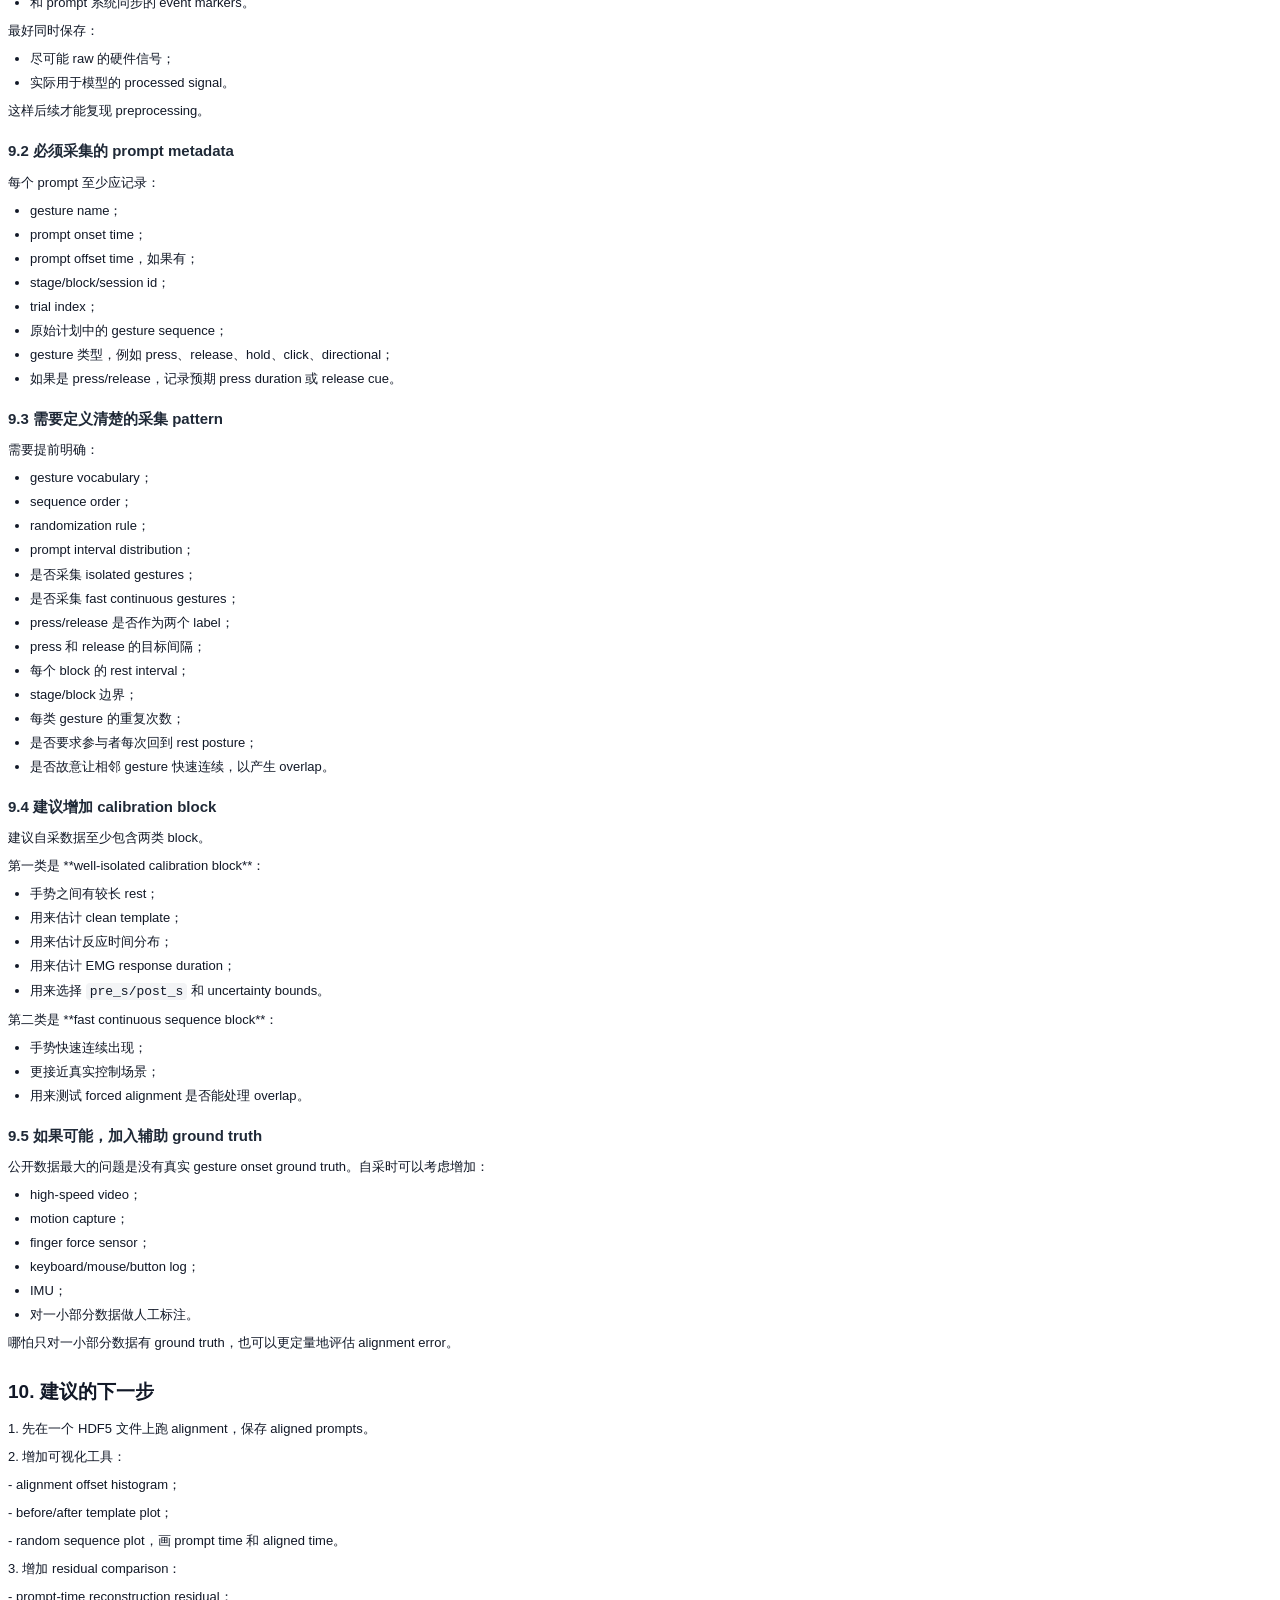
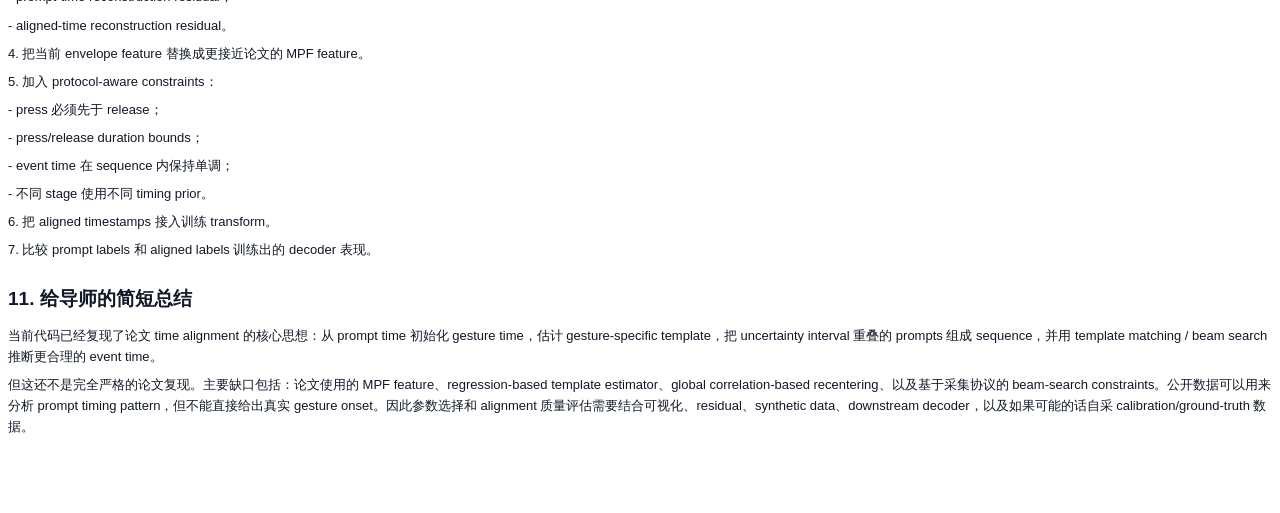
<file: generic_neuromotor_interface/reports/time_alignment_reproduction/time_alignment_report.html>
<!doctype html>
<html lang="zh-CN">
<head>
<meta charset="utf-8">
<title>Discrete Gesture Time Alignment 复现报告</title>
<style>
@page { margin: 24mm 20mm; }
body {
  font-family: -apple-system, BlinkMacSystemFont, "PingFang SC", "Hiragino Sans GB", "Noto Sans CJK SC", "Microsoft YaHei", Arial, sans-serif;
  font-size: 13px;
  line-height: 1.62;
  color: #111827;
}
h1 { font-size: 26px; margin: 0 0 18px; padding-bottom: 10px; border-bottom: 1px solid #d1d5db; }
h2 { font-size: 19px; margin: 24px 0 10px; color: #111827; }
h3 { font-size: 15px; margin: 18px 0 8px; color: #1f2937; }
p { margin: 7px 0; }
ul { margin: 7px 0 7px 22px; padding: 0; }
li { margin: 3px 0; }
pre {
  background: #f3f4f6;
  border: 1px solid #e5e7eb;
  border-radius: 6px;
  padding: 10px 12px;
  overflow-wrap: break-word;
  white-space: pre-wrap;
  font-size: 11.5px;
}
code {
  font-family: "SFMono-Regular", Consolas, "Liberation Mono", Menlo, monospace;
  background: #f3f4f6;
  padding: 1px 4px;
  border-radius: 4px;
}
pre code { padding: 0; background: transparent; }
blockquote {
  margin: 10px 0;
  padding: 8px 12px;
  border-left: 4px solid #9ca3af;
  background: #f9fafb;
}
</style>
</head>
<body>
<h1>Discrete Gesture Time Alignment 复现报告</h1>
<h2>1. 当前目标</h2>
<p>这份报告总结我目前对论文中 discrete gesture 数据预处理，尤其是 time alignment 方法的理解，以及当前代码复现进度。</p>
<p>目前我的重点不是完整复现 decoder 训练流程，而是复现论文中把粗略 prompt timestamp 校正为更准确 gesture event timestamp 的预处理步骤。</p>
<p>核心问题是：</p>
<blockquote>公开数据中的 discrete gesture 是连续 sEMG 记录，并且只有 prompt timestamp。prompt time 只是系统提示参与者做某个手势的时间，不一定等于真实手势执行时间，也不一定等于 EMG 激活的时间。</blockquote>
<p>因此，预处理的目标是：从连续 sEMG 信号和粗略 prompt time 中，推断更准确的 gesture event time。</p>
<h2>2. 对论文方法的理解</h2>
<p>论文把 discrete gesture time alignment 描述成 forced alignment 问题。实验采集时，系统会 prompt 参与者做某个手势，因此作者知道每个手势的大致时间。但是由于人的反应时间不同，prompt time 不够精确。如果直接用 prompt time 作为训练标签，会影响模型检测手势的 timing 和 latency。</p>
<p>论文中的生成模型可以写成：</p>
<pre><code>x(t) = sum_k phi_k(t - t_k) + n(t)</code></pre>
<p>其中：</p>
<ul>
<li><code>x(t)</code> 是观测到的连续 sEMG feature。</li>
<li><code>phi_k</code> 是某类 gesture 的时空模板。</li>
<li><code>t_k</code> 是第 <code>k</code> 个 gesture 的真实事件时间。</li>
<li><code>n(t)</code> 是噪声项。</li>
</ul>
<p>alignment 的目标是找到一组 gesture event time <code>t_k</code>，使得这些 gesture template 平移并叠加后，能够最好地解释观测到的连续 sEMG feature。</p>
<p>我目前理解中最重要的区分是：</p>
<ul>
<li>**uncertainty range**：真实 event time 可以在 prompt time 周围搜索的范围。例如 <code>prompt_time - 0.3s</code> 到 <code>prompt_time + 0.8s</code>。</li>
<li>**template window**：围绕某个候选 event time 截取多长的信号来表示 gesture waveform。例如 <code>event_time - 0.3s</code> 到 <code>event_time + 0.9s</code>。</li>
</ul>
<p>这两个窗口不是同一个东西。uncertainty range 决定 event time 可以移动到哪里；template window 决定在某个 event time 周围看多长的 EMG 波形来估计或匹配 template。</p>
<h2>3. 公开数据中实际包含什么</h2>
<p>我下载了 discrete gesture 的 small subset。每个 HDF5 文件中主要包含：</p>
<pre><code>data:
  emg   连续 sEMG 数组，形状大致是 (T, 16)
  time  每个采样点对应的时间戳，形状是 (T,)

prompts:
  name  gesture 名称
  time  prompt 时间戳

stages:
  任务阶段或 block 的 metadata</code></pre>
<p>公开数据提供的是连续 sEMG 信号，而不是已经切好的 isolated gesture trials。它也没有提供更底层的硬件 raw ADC stream 或滤波前原始设备数据。因此，在目前公开数据条件下，<code>data/emg</code> 就是我们能使用的最低层级信号。</p>
<p>数据的相邻 sample 时间差约为：</p>
<pre><code>0.0005 s</code></pre>
<p>对应采样率：</p>
<pre><code>2000 Hz</code></pre>
<p>这和项目中的常量 <code>EMG_SAMPLE_RATE = 2000</code> 一致。</p>
<h2>4. 从公开数据中观察到的 prompt pattern</h2>
<p>我通过 HDF5 中的 <code>prompts</code> 表检查采集 pattern：</p>
<pre><code>prompts = pd.read_hdf(hdf5_path, &quot;prompts&quot;).sort_values(&quot;time&quot;)
intervals = prompts[&quot;time&quot;].diff().dropna()</code></pre>
<p>small subset 中观察到：</p>
<pre><code>user_000:
  prompts = 1900
  相邻 prompt interval 的 median ~= 0.755 s
  min interval ~= 0.020 s
  max interval ~= 233 s

user_001:
  prompts = 1181
  相邻 prompt interval 的 median ~= 0.780 s
  min interval ~= 0.020 s
  max interval ~= 91.9 s

user_002:
  prompts = 1900
  相邻 prompt interval 的 median ~= 0.745 s
  min interval ~= 0.020 s
  max interval ~= 407.8 s</code></pre>
<p>因此，典型相邻 prompt 间隔大约在 <code>0.75-0.78 s</code>。这里使用 median 而不是 mean，因为 mean 会被不同 stage 或 partition 之间的大间隔拉大。</p>
<p>很短的 <code>0.02 s</code> 间隔主要来自 press/release 成对事件，例如：</p>
<pre><code>index_press -&gt; index_release
middle_press -&gt; middle_release</code></pre>
<p>所以采集 pattern 不能只用一个平均间隔描述，应该分开考虑：</p>
<ul>
<li>普通相邻 prompt 的间隔；</li>
<li>press/release 成对事件的很短间隔；</li>
<li>stage 或 recording partition 之间的大间隔；</li>
<li>常见 gesture transition。</li>
</ul>
<p>当我使用 <code>uncertainty_window = [-0.3, 0.8]</code> 时，很多 prompt 的 uncertainty interval 会发生重叠，因为这个范围总长度是 <code>1.1 s</code>，大于典型 prompt 间隔 <code>0.75 s</code> 左右。因此会形成很多 multi-gesture sequence，这和论文中需要对 sequence 做联合 alignment 的动机一致。</p>
<h2>5. 当前代码复现情况</h2>
<p>我新增的核心实现文件是：</p>
<pre><code>generic_neuromotor_interface/discrete_gesture_alignment.py</code></pre>
<p>命令行工具是：</p>
<pre><code>generic_neuromotor_interface/scripts/discrete_gesture_alignment.py</code></pre>
<p>当前实现支持：</p>
<ul>
<li>读取 discrete gesture HDF5 数据；</li>
<li>提取一个简单的 rectified-smoothed EMG envelope feature；</li>
<li>统计 prompt interval；</li>
<li>根据 uncertainty window 把 prompts 分成 overlapping sequences；</li>
<li>用当前 event time 估计 gesture-specific templates；</li>
<li>迭代校正 prompt time；</li>
<li>对单个 event 做 template matching；</li>
<li>对多个 event 的 sequence 用 beam search 做联合 alignment；</li>
<li>保存 aligned prompts 到 CSV。</li>
</ul>
<p>查看 prompt pattern 的命令：</p>
<pre><code>python3 -m generic_neuromotor_interface.scripts.discrete_gesture_alignment inspect \
  /Users/yoooung/Desktop/generic-neuromotor-interface/data \
  --uncertainty -0.3 0.8</code></pre>
<p>运行 time alignment 的命令示例：</p>
<pre><code>python3 -m generic_neuromotor_interface.scripts.discrete_gesture_alignment align \
  /Users/yoooung/Desktop/generic-neuromotor-interface/data/discrete_gestures_user_000_dataset_000.hdf5 \
  /Users/yoooung/Desktop/generic-neuromotor-interface/data/user_000_aligned_prompts.csv \
  --pre 0.3 \
  --post 0.9 \
  --uncertainty -0.3 0.8 \
  --candidate-step 0.02 \
  --beam-width 30</code></pre>
<h2>6. 当前实现和原论文的主要差距</h2>
<p>目前实现是对论文 forced-alignment 思想的概念复现，还不是完全一致的严格复现。</p>
<p>主要差距如下。</p>
<h3>6.1 Feature 不一致</h3>
<p>论文中使用的是 MPF features。当前代码中使用的是一个简化版 feature：</p>
<pre><code>abs(EMG) -&gt; moving average smoothing -&gt; optional z-score</code></pre>
<p>这个 feature 可以用来测试 alignment 框架是否工作，但并不等价于论文中的 MPF feature。</p>
<h3>6.2 Template estimation 简化</h3>
<p>论文提到 template 是用 EMG analogue of regression-based estimator of event-related potential 来估计的，目的是从快速连续手势中 disentangle overlapping contributions。</p>
<p>当前实现是简单地围绕当前 event time 截窗口，然后对同类 gesture 求平均。这是一个 baseline，但不是论文中的 regression-based template estimator。</p>
<h3>6.3 Re-centering 简化</h3>
<p>论文中提到最后做了 global recentering：通过 session template 和 global template 的 maximal correlation 来标准化不同个体的 template 对齐。</p>
<p>当前实现中使用的是更简单的 energy-peak recentering：找到每个 template 能量最大的时间点，然后把 peak 移到 event time zero 附近。这可以缓解 prompt-initialized template 把反应延迟吸收进 template 的问题，但不是论文中的精确方法。</p>
<h3>6.4 Beam search 约束不完整</h3>
<p>论文提到 beam search 使用了一些来自 data-collection protocol 的 ad hoc constraints，用来限制调整后的时间偏离 prompt time 的范围。</p>
<p>当前实现只使用了：</p>
<ul>
<li>uncertainty range；</li>
<li>candidate step；</li>
<li>beam width。</li>
</ul>
<p>还没有加入更具体的协议约束，例如：</p>
<ul>
<li>press 必须先于 release；</li>
<li>press/release 的 duration 范围；</li>
<li>sequence 内 event time 单调递增；</li>
<li>某些 stage 特定的 timing prior。</li>
</ul>
<h3>6.5 缺少真实 timestamp ground truth</h3>
<p>公开数据没有提供真实 gesture onset timestamp。因此无法直接计算 time alignment 的 timestamp error。</p>
<p>目前只能用间接方式判断 alignment 是否合理，例如：</p>
<ul>
<li>alignment offset 分布；</li>
<li>template 是否变 sharp；</li>
<li>reconstruction residual 是否下降；</li>
<li>sequence 可视化；</li>
<li>synthetic data；</li>
<li>downstream decoder performance。</li>
</ul>
<h3>6.6 尚未接入训练 pipeline</h3>
<p>项目原本的 <code>DiscreteGesturesTransform</code> 仍然直接用 prompt time 生成训练 target pulse。当前 alignment 结果是单独保存为 CSV，还没有进一步改造训练 transform 让模型使用 aligned timestamps。</p>
<h2>7. 如何判断当前 time alignment 是否做得对</h2>
<p>因为没有真实 event time ground truth，需要从多个角度交叉验证。</p>
<h3>7.1 Alignment offset 分布</h3>
<p>查看：</p>
<pre><code>alignment_offset = aligned_time - prompt_time</code></pre>
<p>合理结果应该满足：</p>
<ul>
<li>大多数 offset 在 uncertainty range 内；</li>
<li>不应该大量贴在搜索边界，例如全部集中在 <code>-0.3</code> 或 <code>0.8</code>；</li>
<li>同一 participant 的 offset 应该有相对稳定的中心；</li>
<li>press/release 这类事件要额外检查是否符合协议逻辑。</li>
</ul>
<h3>7.2 Template sharpness</h3>
<p>比较 prompt-time template 和 aligned-time template。</p>
<p>如果 alignment 合理，aligned 后的 template 通常应该：</p>
<ul>
<li>peak 更集中；</li>
<li>上升沿更清楚；</li>
<li>trial 间 variance 更小；</li>
<li>不同 gesture 的 template 更可区分。</li>
</ul>
<h3>7.3 Reconstruction residual</h3>
<p>根据生成模型：</p>
<pre><code>observed ~= sum shifted templates</code></pre>
<p>可以比较 alignment 前后：</p>
<pre><code>residual = observed - sum shifted templates</code></pre>
<p>如果 alignment 更合理，residual 的平方和通常应该下降。</p>
<h3>7.4 Sequence 可视化</h3>
<p>随机选择若干 sequence，画出：</p>
<ul>
<li>EMG feature envelope；</li>
<li>prompt time；</li>
<li>aligned time；</li>
<li>gesture label。</li>
</ul>
<p>人工观察 aligned time 是否比 prompt time 更贴近 EMG activation。</p>
<h3>7.5 Synthetic data</h3>
<p>自己构造带 ground truth 的模拟数据：</p>
<pre><code>x(t) = template_A(t - true_t_A) + template_B(t - true_t_B) + noise</code></pre>
<p>然后只给算法粗略 prompt time，检查它能否恢复 <code>true_t_A</code> 和 <code>true_t_B</code>。</p>
<h3>7.6 下游 decoder 对比</h3>
<p>用两套 label 训练同一个 decoder：</p>
<ul>
<li>原始 prompt-time labels；</li>
<li>aligned-time labels。</li>
</ul>
<p>比较：</p>
<ul>
<li>validation loss；</li>
<li>CLER；</li>
<li>detection latency；</li>
<li>false positive；</li>
<li>qualitative event detection timing。</li>
</ul>
<h2>8. 需要明确的关键参数</h2>
<h3>8.1 Uncertainty range</h3>
<p>示例：</p>
<pre><code>uncertainty_window = (-0.3, 0.8)</code></pre>
<p>含义：</p>
<pre><code>真实 event time 可以从 prompt_time - 0.3s
移动到 prompt_time + 0.8s</code></pre>
<p>这个参数控制 event time 的搜索范围。</p>
<p>从 open data 是否能推理出来：</p>
<ul>
<li>open data 只有 prompt time，没有真实 onset time；</li>
<li>因此无法直接从 open data 精确估计 uncertainty range；</li>
<li>但可以从 prompt interval 判断某个 uncertainty range 会不会导致大量 sequence overlap；</li>
<li>也可以通过 offset histogram、template sharpness、residual、下游性能来间接评估。</li>
</ul>
<p>建议方式：</p>
<ul>
<li>先使用较保守的范围，例如 <code>[-0.3, 0.8]</code>；</li>
<li>如果大量 aligned time 卡在边界，说明范围可能不合适；</li>
<li>如果范围太宽导致 alignment 不稳定，需要缩小范围或加入 protocol constraints；</li>
<li>如果自己采集数据，应该通过 pilot/calibration 估计参与者反应时间分布，再设定 uncertainty bounds。</li>
</ul>
<h3>8.2 Template window: `pre_s` 和 `post_s`</h3>
<p>示例：</p>
<pre><code>pre_s = 0.3
post_s = 0.9</code></pre>
<p>含义：</p>
<pre><code>每个候选 event time 用 event 前 0.3s 到 event 后 0.9s 的信号表示</code></pre>
<p>这个参数定义 template 的时间长度。</p>
<p>从 open data 是否能推理出来：</p>
<ul>
<li>open data 没有真实 gesture onset/offset；</li>
<li>因此不能直接推理出最优 <code>pre_s/post_s</code>；</li>
<li>可以通过可视化 prompt 附近或 aligned 附近的 EMG envelope，估计 gesture response 持续多久；</li>
<li>也可以比较不同窗口下 template sharpness、residual 和下游模型表现。</li>
</ul>
<p>建议尝试：</p>
<pre><code>pre/post = 0.2/0.6
pre/post = 0.3/0.9
pre/post = 0.5/1.0</code></pre>
<p>原则是：窗口要足够包含 baseline、activation rise、peak 和 decay，但不要长到经常包含无关的相邻 gesture。</p>
<p>如果自己采集数据，建议加入 well-isolated calibration block，用孤立手势估计 EMG response duration，再确定 <code>pre_s/post_s</code>。</p>
<h3>8.3 Candidate step</h3>
<p>示例：</p>
<pre><code>candidate_step_s = 0.02</code></pre>
<p>含义：</p>
<pre><code>每隔 20 ms 尝试一个候选 event time</code></pre>
<p>较小的 candidate step 时间精度更高，但计算更慢。</p>
<p>建议：</p>
<ul>
<li>debug 时可以用 <code>0.04 s</code>；</li>
<li>baseline 可以用 <code>0.02 s</code>；</li>
<li>final experiment 可以尝试 <code>0.01 s</code>。</li>
</ul>
<h3>8.4 Beam width</h3>
<p>示例：</p>
<pre><code>beam_width = 30</code></pre>
<p>含义：</p>
<p>在多 gesture sequence 的 beam search 中，每一步保留 cost 最小的前 30 个候选组合。</p>
<p>建议：</p>
<ul>
<li>debug 时用 <code>10</code>；</li>
<li>baseline 用 <code>30</code>；</li>
<li>如果 sequence 很长或者结果不稳定，可以增大。</li>
</ul>
<h3>8.5 Feature smoothing</h3>
<p>示例：</p>
<pre><code>smoothing_ms = 50</code></pre>
<p>当前 envelope feature 会对 rectified EMG 做 50 ms moving average。</p>
<p>这个参数影响时间分辨率：</p>
<ul>
<li>smoothing 太小：feature 噪声大；</li>
<li>smoothing 太大：timing 被抹宽。</li>
</ul>
<p>建议尝试：</p>
<pre><code>25 ms
50 ms
100 ms</code></pre>
<p>并根据 template sharpness、residual 和下游 decoder 表现选择。</p>
<h2>9. 如果我们自己采集数据，需要弄清楚什么</h2>
<p>如果后续自己采集数据，为了复现或改进 alignment，需要记录足够完整的信号和 protocol metadata。</p>
<h3>9.1 必须采集的信号信息</h3>
<p>建议记录：</p>
<ul>
<li>连续多通道 sEMG；</li>
<li>每个 sample 的时间戳或稳定采样时钟；</li>
<li>采样率；</li>
<li>通道数；</li>
<li>electrode/band placement；</li>
<li>硬件滤波、增益、参考方式；</li>
<li>raw 或 minimally processed EMG；</li>
<li>和 prompt 系统同步的 event markers。</li>
</ul>
<p>最好同时保存：</p>
<ul>
<li>尽可能 raw 的硬件信号；</li>
<li>实际用于模型的 processed signal。</li>
</ul>
<p>这样后续才能复现 preprocessing。</p>
<h3>9.2 必须采集的 prompt metadata</h3>
<p>每个 prompt 至少应记录：</p>
<ul>
<li>gesture name；</li>
<li>prompt onset time；</li>
<li>prompt offset time，如果有；</li>
<li>stage/block/session id；</li>
<li>trial index；</li>
<li>原始计划中的 gesture sequence；</li>
<li>gesture 类型，例如 press、release、hold、click、directional；</li>
<li>如果是 press/release，记录预期 press duration 或 release cue。</li>
</ul>
<h3>9.3 需要定义清楚的采集 pattern</h3>
<p>需要提前明确：</p>
<ul>
<li>gesture vocabulary；</li>
<li>sequence order；</li>
<li>randomization rule；</li>
<li>prompt interval distribution；</li>
<li>是否采集 isolated gestures；</li>
<li>是否采集 fast continuous gestures；</li>
<li>press/release 是否作为两个 label；</li>
<li>press 和 release 的目标间隔；</li>
<li>每个 block 的 rest interval；</li>
<li>stage/block 边界；</li>
<li>每类 gesture 的重复次数；</li>
<li>是否要求参与者每次回到 rest posture；</li>
<li>是否故意让相邻 gesture 快速连续，以产生 overlap。</li>
</ul>
<h3>9.4 建议增加 calibration block</h3>
<p>建议自采数据至少包含两类 block。</p>
<p>第一类是 **well-isolated calibration block**：</p>
<ul>
<li>手势之间有较长 rest；</li>
<li>用来估计 clean template；</li>
<li>用来估计反应时间分布；</li>
<li>用来估计 EMG response duration；</li>
<li>用来选择 <code>pre_s/post_s</code> 和 uncertainty bounds。</li>
</ul>
<p>第二类是 **fast continuous sequence block**：</p>
<ul>
<li>手势快速连续出现；</li>
<li>更接近真实控制场景；</li>
<li>用来测试 forced alignment 是否能处理 overlap。</li>
</ul>
<h3>9.5 如果可能，加入辅助 ground truth</h3>
<p>公开数据最大的问题是没有真实 gesture onset ground truth。自采时可以考虑增加：</p>
<ul>
<li>high-speed video；</li>
<li>motion capture；</li>
<li>finger force sensor；</li>
<li>keyboard/mouse/button log；</li>
<li>IMU；</li>
<li>对一小部分数据做人工标注。</li>
</ul>
<p>哪怕只对一小部分数据有 ground truth，也可以更定量地评估 alignment error。</p>
<h2>10. 建议的下一步</h2>
<p>1. 先在一个 HDF5 文件上跑 alignment，保存 aligned prompts。</p>
<p>2. 增加可视化工具：</p>
<p>- alignment offset histogram；</p>
<p>- before/after template plot；</p>
<p>- random sequence plot，画 prompt time 和 aligned time。</p>
<p>3. 增加 residual comparison：</p>
<p>- prompt-time reconstruction residual；</p>
<p>- aligned-time reconstruction residual。</p>
<p>4. 把当前 envelope feature 替换成更接近论文的 MPF feature。</p>
<p>5. 加入 protocol-aware constraints：</p>
<p>- press 必须先于 release；</p>
<p>- press/release duration bounds；</p>
<p>- event time 在 sequence 内保持单调；</p>
<p>- 不同 stage 使用不同 timing prior。</p>
<p>6. 把 aligned timestamps 接入训练 transform。</p>
<p>7. 比较 prompt labels 和 aligned labels 训练出的 decoder 表现。</p>
<h2>11. 给导师的简短总结</h2>
<p>当前代码已经复现了论文 time alignment 的核心思想：从 prompt time 初始化 gesture time，估计 gesture-specific template，把 uncertainty interval 重叠的 prompts 组成 sequence，并用 template matching / beam search 推断更合理的 event time。</p>
<p>但这还不是完全严格的论文复现。主要缺口包括：论文使用的 MPF feature、regression-based template estimator、global correlation-based recentering、以及基于采集协议的 beam-search constraints。公开数据可以用来分析 prompt timing pattern，但不能直接给出真实 gesture onset。因此参数选择和 alignment 质量评估需要结合可视化、residual、synthetic data、downstream decoder，以及如果可能的话自采 calibration/ground-truth 数据。</p>
</body>
</html>
</file>
<file: gesture_prompt_app/styles.css>
:root {
  color-scheme: light;
  --bg: #f5f7fb;
  --ink: #111827;
  --muted: #667085;
  --line: #d9dee8;
  --hit: #e11d48;
  --thumb: #2563eb;
  --press: #059669;
  --release: #d97706;
  --click: #7c3aed;
}

* {
  box-sizing: border-box;
}

html,
body {
  height: 100%;
}

body {
  margin: 0;
  background: var(--bg);
  color: var(--ink);
  font-family:
    Inter, ui-sans-serif, system-ui, -apple-system, BlinkMacSystemFont, "Segoe UI",
    sans-serif;
}

.app {
  display: grid;
  grid-template-columns: minmax(0, 1fr) 320px;
  min-height: 100vh;
}

.stage {
  position: relative;
  overflow: hidden;
  margin: 24px;
  border: 1px solid var(--line);
  border-radius: 8px;
  background: #fff;
}

.hit-line {
  position: absolute;
  top: 0;
  bottom: 0;
  left: 18%;
  z-index: 5;
  width: 4px;
  background: var(--hit);
}

.hit-line span {
  position: absolute;
  top: 18px;
  left: -22px;
  color: var(--hit);
  font-size: 14px;
  font-weight: 800;
}

.lanes {
  position: absolute;
  inset: 74px 0 36px;
}

.lane {
  position: relative;
  height: 20%;
  border-top: 1px solid #edf0f5;
}

.lane:last-child {
  border-bottom: 1px solid #edf0f5;
}

.note {
  position: absolute;
  top: 50%;
  width: 174px;
  height: 58px;
  transform: translate(-50%, -50%);
  border-radius: 8px;
  border: 2px solid currentColor;
  background: #fff;
  color: var(--thumb);
  display: flex;
  align-items: center;
  justify-content: center;
  font-size: 20px;
  font-weight: 800;
  letter-spacing: 0;
  white-space: nowrap;
  box-shadow: 0 8px 20px rgb(17 24 39 / 12%);
}

.note.press {
  color: var(--press);
}

.note.release {
  color: var(--release);
}

.note.click {
  color: var(--click);
}

.status-panel {
  position: absolute;
  top: 22px;
  left: 24px;
  right: 24px;
  display: grid;
  grid-template-columns: 140px 1fr 280px;
  gap: 12px;
  align-items: center;
}

.phase,
.timer,
.current {
  min-height: 44px;
  border-radius: 8px;
  background: #f8fafc;
  display: flex;
  align-items: center;
  justify-content: center;
  font-weight: 800;
}

.timer {
  font-variant-numeric: tabular-nums;
  font-size: 28px;
}

.current {
  color: var(--muted);
}

.side {
  border-left: 1px solid var(--line);
  background: #fff;
  padding: 22px;
}

.title {
  font-size: 19px;
  font-weight: 850;
}

.subtitle {
  margin-top: 4px;
  color: var(--muted);
  font-size: 13px;
}

.meta,
.controls,
.readout {
  display: grid;
  gap: 10px;
  margin-top: 22px;
}

label {
  display: grid;
  gap: 6px;
  color: var(--muted);
  font-size: 12px;
  font-weight: 700;
}

input {
  width: 100%;
  min-height: 38px;
  border: 1px solid var(--line);
  border-radius: 6px;
  padding: 8px 10px;
  color: var(--ink);
  font: inherit;
}

button {
  min-height: 38px;
  border: 1px solid #cfd6e3;
  border-radius: 6px;
  background: #fff;
  color: var(--ink);
  font-weight: 750;
  cursor: pointer;
}

button:first-child {
  border-color: #111827;
  background: #111827;
  color: #fff;
}

button:disabled {
  cursor: not-allowed;
  opacity: 0.55;
}

.file-picker {
  margin-top: 22px;
}

.readout {
  border-top: 1px solid var(--line);
  padding-top: 18px;
}

.readout div {
  display: flex;
  align-items: center;
  justify-content: space-between;
  color: var(--muted);
  font-size: 13px;
}

.readout strong {
  color: var(--ink);
  font-variant-numeric: tabular-nums;
}

@media (max-width: 900px) {
  .app {
    grid-template-columns: 1fr;
  }

  .side {
    border-left: 0;
    border-top: 1px solid var(--line);
  }
}
</file>
